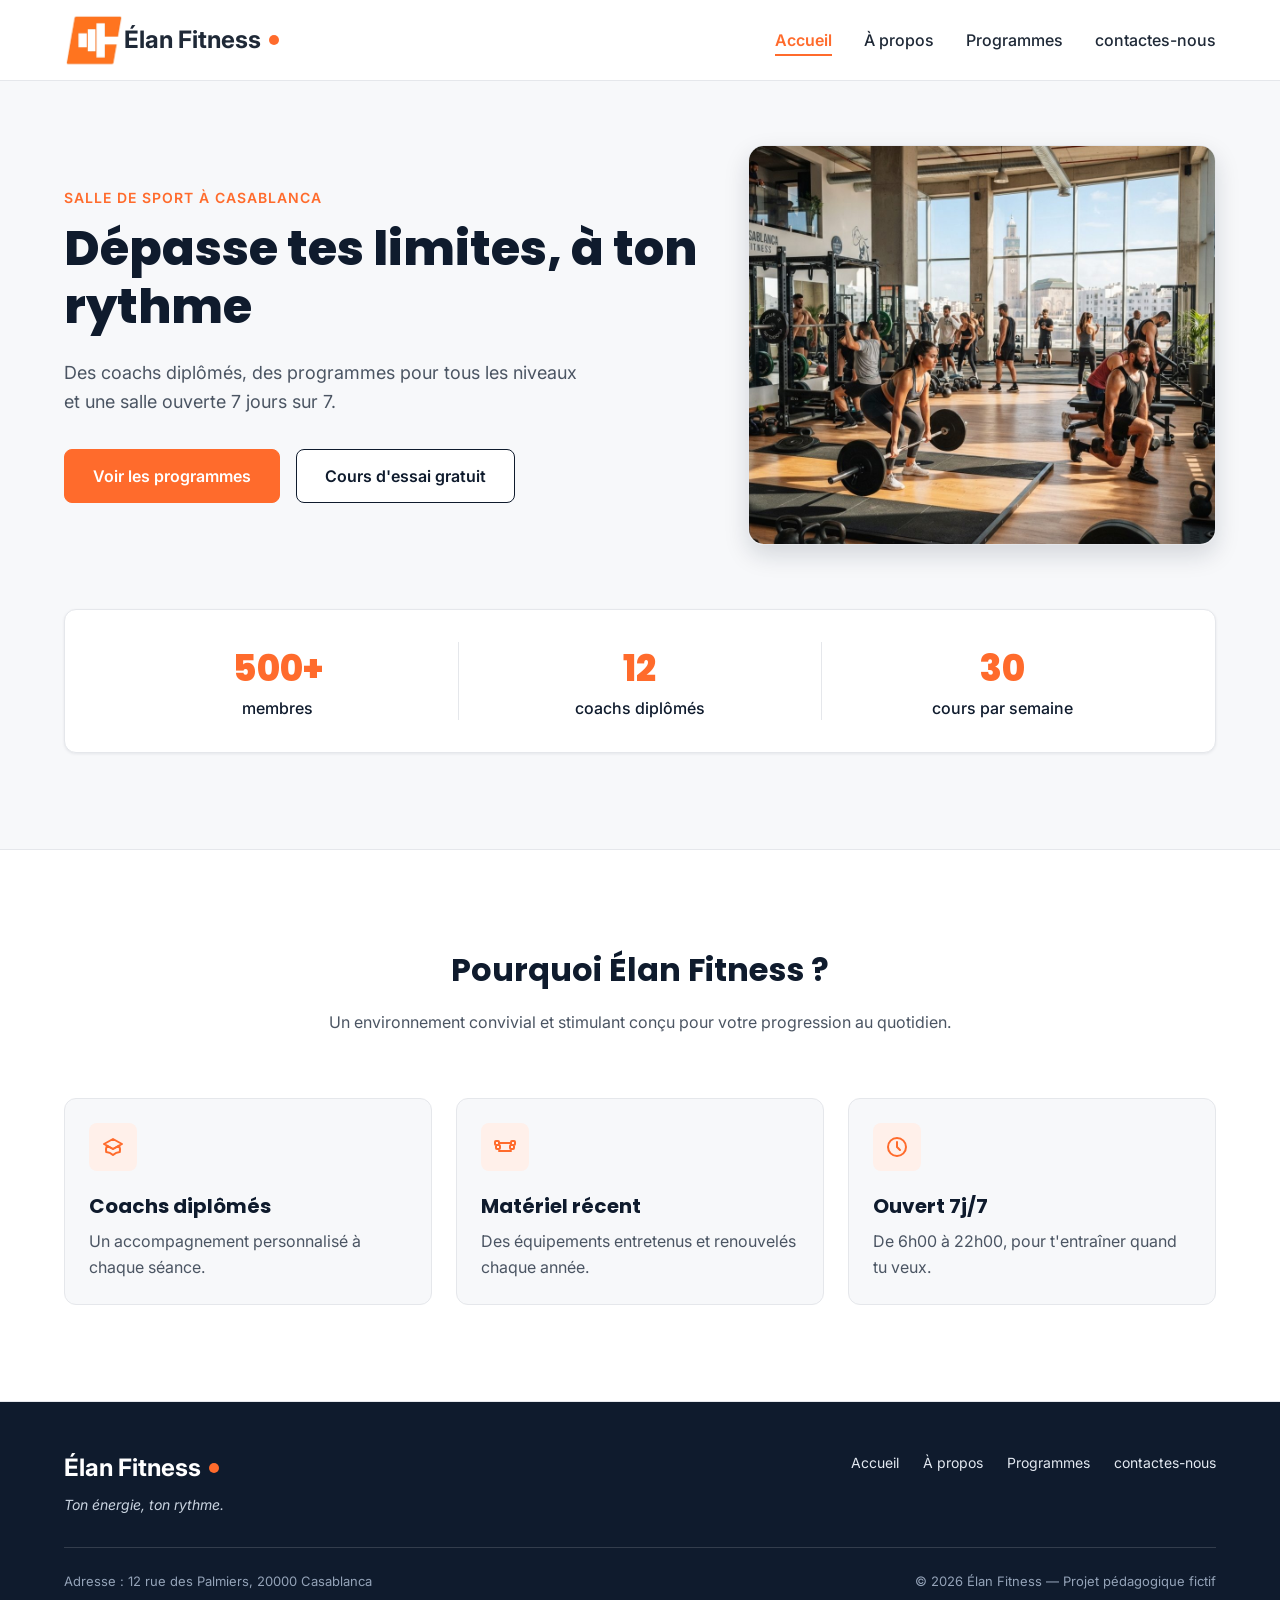
<file: index.html>
<!DOCTYPE html>
<html lang="fr">
<head>
  <meta charset="UTF-8">
  <meta name="viewport" content="width=device-width, initial-scale=1">
  <meta name="description" content="Élan Fitness, salle de sport à Casablanca : musculation, yoga, cardio et boxe fitness avec des coachs diplômés. Réservez votre cours d'essai gratuit.">
  <title>Élan Fitness | Salle de sport à Casablanca</title>
  <link rel="shortcut icon" href="/img/1-removebg-preview.png" type="image/x-icon">
  <link rel="preconnect" href="https://fonts.googleapis.com">
  <link rel="preconnect" href="https://fonts.gstatic.com" crossorigin>
  <link href="https://fonts.googleapis.com/css2?family=Inter:wght@400;500;600&family=Poppins:wght@600;700;800&display=swap" rel="stylesheet">

  <link rel="stylesheet" href="style.css">
</head>

<body>

  <header class="en-tete">
    <div class="conteneur en-tete-contenu">
      <a href="#accueil" class="logo"><img src="img/1-removebg-preview.png" alt="logo elan fitness">Élan Fitness</a>

      <nav aria-label="Navigation principale">
        <ul class="menu">
          <li><a href="#accueil" class="lien-actif">Accueil</a></li>
          <li><a href="aprops.html">À propos</a></li>
          <li><a href="programmes.html">Programmes</a></li>
          <li><a href="contacte.html">contactes-nous</a></li>
        </ul>
      </nav>
    </div>
  </header>

  <main>

    <section id="accueil" class="hero">
      <div class="conteneur">

        <div class="hero-contenu">
          <div class="hero-texte">
            <p class="sur-titre">Salle de sport à Casablanca</p>
            <h1>Dépasse tes limites, à ton rythme</h1>
            <p class="hero-description">
              Des coachs diplômés, des programmes pour tous les niveaux et une salle ouverte 7 jours sur 7.
            </p>
            <div class="boutons">
              <a href="programmes.html" class="bouton bouton-principal">Voir les programmes</a>
              <a href="#contact" class="bouton bouton-secondaire">Cours d'essai gratuit</a>
            </div>
          </div>

          <img class="hero-image" src="img/hero.jpg" alt="Des personnes s'entraînent dans une salle de sport lumineuse à Casablanca">
        </div>

        <div class="chiffres">
          <div class="chiffre">
            <p class="chiffre-nombre">500+</p>
            <p>membres</p>
          </div>
          <div class="chiffre">
            <p class="chiffre-nombre">12</p>
            <p>coachs diplômés</p>
          </div>
          <div class="chiffre">
            <p class="chiffre-nombre">30</p>
            <p>cours par semaine</p>
          </div>
        </div>

      </div>
    </section>

    <section class="section section-blanche">
      <div class="conteneur">

        <div class="section-titre">
          <h2>Pourquoi Élan Fitness ?</h2>
          <p>Un environnement convivial et stimulant conçu pour votre progression au quotidien.</p>
        </div>

        <div class="cartes">
          <article class="carte carte-avantage">
            <div class="icone"><img src="img/icone-coach.svg" alt=""></div>
            <h3>Coachs diplômés</h3>
            <p>Un accompagnement personnalisé à chaque séance.</p>
          </article>

          <article class="carte carte-avantage">
            <div class="icone"><img src="img/icone-materiel.svg" alt=""></div>
            <h3>Matériel récent</h3>
            <p>Des équipements entretenus et renouvelés chaque année.</p>
          </article>

          <article class="carte carte-avantage">
            <div class="icone"><img src="img/icone-horloge.svg" alt=""></div>
            <h3>Ouvert 7j/7</h3>
            <p>De 6h00 à 22h00, pour t'entraîner quand tu veux.</p>
          </article>
        </div>

      </div>
    </section>

  </main>

  <footer class="pied-de-page">
    <div class="conteneur">

      <div class="pied-haut">
        <div>
          <p class="logo logo-clair">Élan Fitness</p>
          <p class="slogan">Ton énergie, ton rythme.</p>
        </div>

        <nav aria-label="Navigation du pied de page">
          <ul class="menu menu-pied">
            <li><a href="#accueil">Accueil</a></li>
            <li><a href="aprops.html">À propos</a></li>
            <li><a href="programmes.html">Programmes</a></li>
            <li><a href="contacte.html">contactes-nous</a></li>
          </ul>
        </nav>
      </div>

      <div class="pied-bas">
        <p>Adresse : 12 rue des Palmiers, 20000 Casablanca</p>
        <p>&copy; 2026 Élan Fitness — Projet pédagogique fictif</p>
      </div>

    </div>
  </footer>

</body>
</html>
</file>
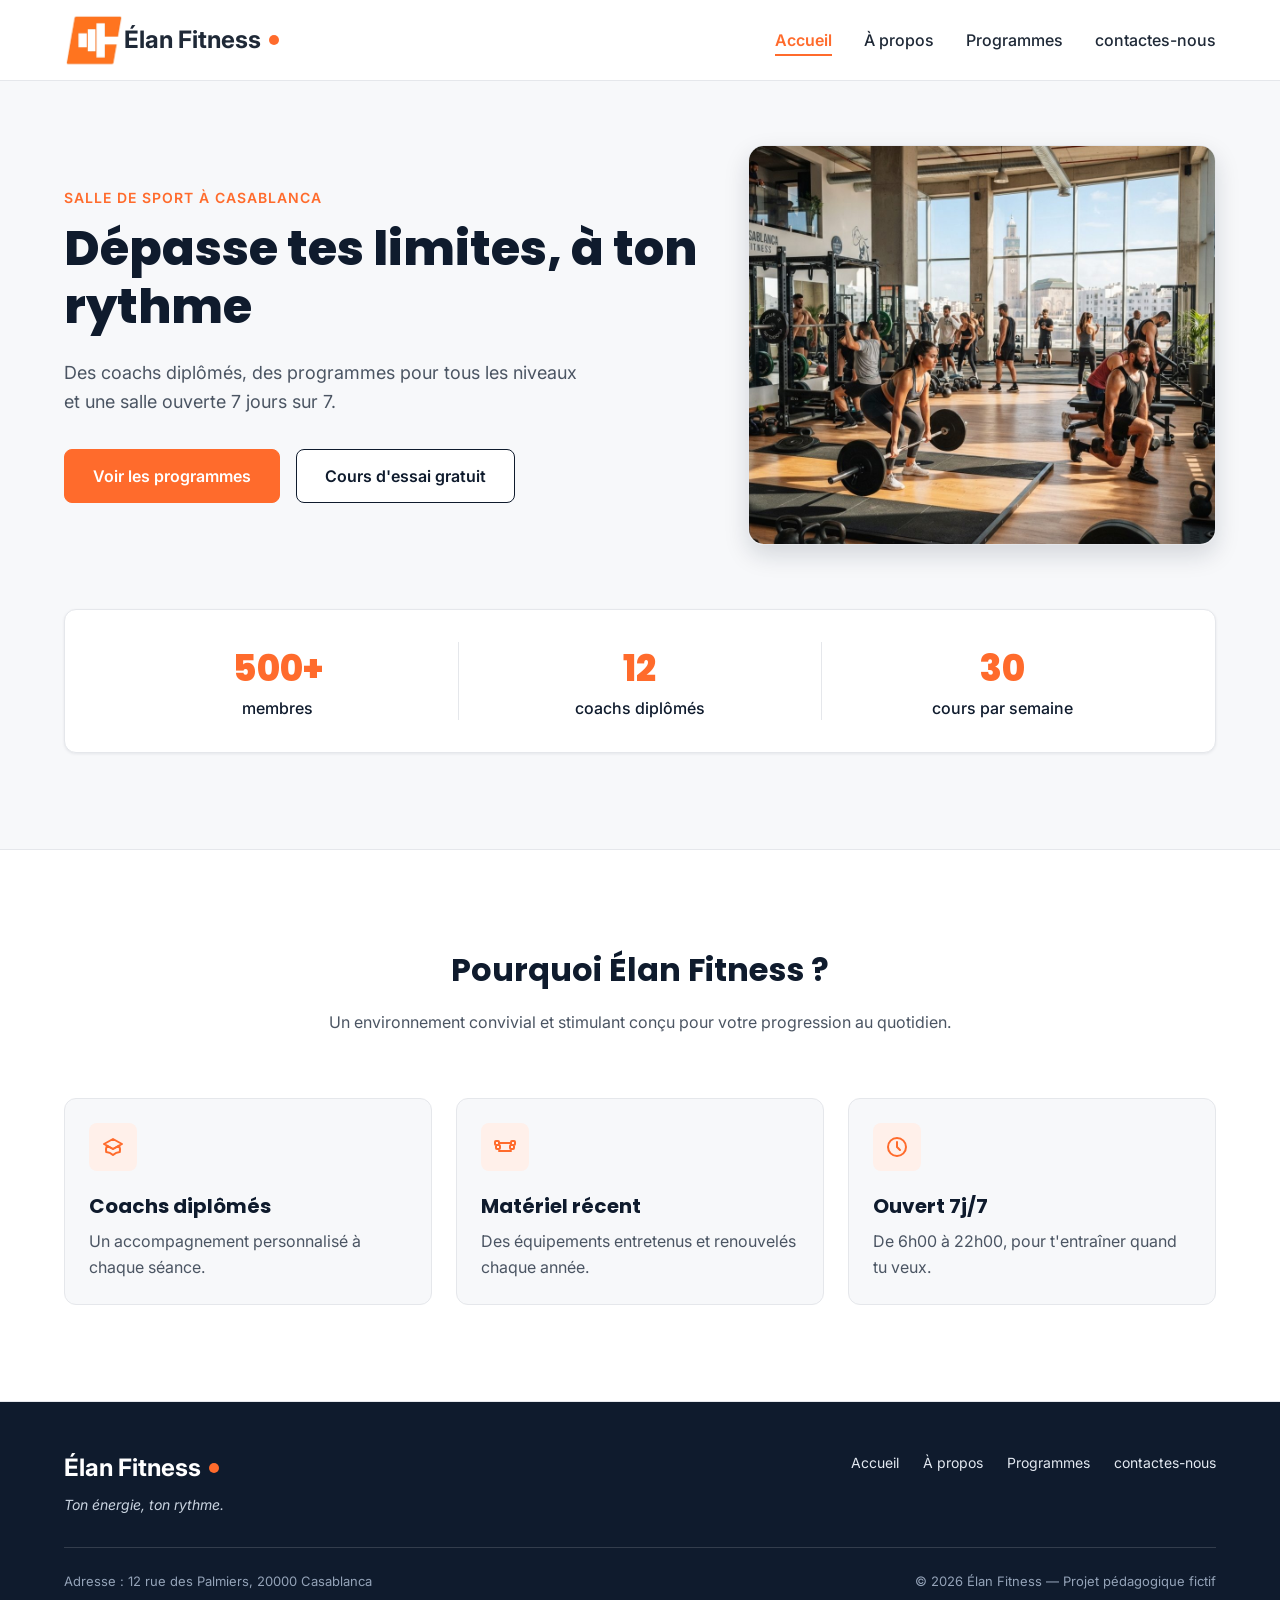
<file: elan-fitness/index.html>
<!DOCTYPE html>
<html lang="fr">
<head>
  <meta charset="UTF-8">
  <meta name="viewport" content="width=device-width, initial-scale=1">
  <meta name="description" content="Élan Fitness, salle de sport à Casablanca : musculation, yoga, cardio et boxe fitness avec des coachs diplômés. Réservez votre cours d'essai gratuit.">
  <title>Élan Fitness | Salle de sport à Casablanca</title>

  <link rel="preconnect" href="https://fonts.googleapis.com">
  <link rel="preconnect" href="https://fonts.gstatic.com" crossorigin>
  <link href="https://fonts.googleapis.com/css2?family=Inter:wght@400;500;600&family=Poppins:wght@600;700;800&display=swap" rel="stylesheet">

  <link rel="stylesheet" href="style.css">
</head>

<body>

  <header class="en-tete">
    <div class="conteneur en-tete-contenu">
      <a href="#accueil" class="logo"><img src="img/1-removebg-preview.png" alt="logo elan fitness">Élan Fitness</a>

      <nav aria-label="Navigation principale">
        <ul class="menu">
          <li><a href="#accueil" class="lien-actif">Accueil</a></li>
          <li><a href="aprops.html">À propos</a></li>
          <li><a href="programmes.html">Programmes</a></li>
          <li><a href="contacte.html">contactes-nous</a></li>
        </ul>
      </nav>
    </div>
  </header>

  <main>

    <section id="accueil" class="hero">
      <div class="conteneur">

        <div class="hero-contenu">
          <div class="hero-texte">
            <p class="sur-titre">Salle de sport à Casablanca</p>
            <h1>Dépasse tes limites, à ton rythme</h1>
            <p class="hero-description">
              Des coachs diplômés, des programmes pour tous les niveaux et une salle ouverte 7 jours sur 7.
            </p>
            <div class="boutons">
              <a href="programmes.html" class="bouton bouton-principal">Voir les programmes</a>
              <a href="#contact" class="bouton bouton-secondaire">Cours d'essai gratuit</a>
            </div>
          </div>

          <img class="hero-image" src="img/hero.jpg" alt="Des personnes s'entraînent dans une salle de sport lumineuse à Casablanca">
        </div>

        <div class="chiffres">
          <div class="chiffre">
            <p class="chiffre-nombre">500+</p>
            <p>membres</p>
          </div>
          <div class="chiffre">
            <p class="chiffre-nombre">12</p>
            <p>coachs diplômés</p>
          </div>
          <div class="chiffre">
            <p class="chiffre-nombre">30</p>
            <p>cours par semaine</p>
          </div>
        </div>

      </div>
    </section>

    <section class="section section-blanche">
      <div class="conteneur">

        <div class="section-titre">
          <h2>Pourquoi Élan Fitness ?</h2>
          <p>Un environnement convivial et stimulant conçu pour votre progression au quotidien.</p>
        </div>

        <div class="cartes">
          <article class="carte carte-avantage">
            <div class="icone"><img src="img/icone-coach.svg" alt=""></div>
            <h3>Coachs diplômés</h3>
            <p>Un accompagnement personnalisé à chaque séance.</p>
          </article>

          <article class="carte carte-avantage">
            <div class="icone"><img src="img/icone-materiel.svg" alt=""></div>
            <h3>Matériel récent</h3>
            <p>Des équipements entretenus et renouvelés chaque année.</p>
          </article>

          <article class="carte carte-avantage">
            <div class="icone"><img src="img/icone-horloge.svg" alt=""></div>
            <h3>Ouvert 7j/7</h3>
            <p>De 6h00 à 22h00, pour t'entraîner quand tu veux.</p>
          </article>
        </div>

      </div>
    </section>

  </main>

  <footer class="pied-de-page">
    <div class="conteneur">

      <div class="pied-haut">
        <div>
          <p class="logo logo-clair">Élan Fitness</p>
          <p class="slogan">Ton énergie, ton rythme.</p>
        </div>

        <nav aria-label="Navigation du pied de page">
          <ul class="menu menu-pied">
            <li><a href="#accueil">Accueil</a></li>
            <li><a href="aprops.html">À propos</a></li>
            <li><a href="programmes.html">Programmes</a></li>
            <li><a href="contacte.html">contactes-nous</a></li>
          </ul>
        </nav>
      </div>

      <div class="pied-bas">
        <p>Adresse : 12 rue des Palmiers, 20000 Casablanca</p>
        <p>&copy; 2026 Élan Fitness — Projet pédagogique fictif</p>
      </div>

    </div>
  </footer>

</body>
</html>
</file>
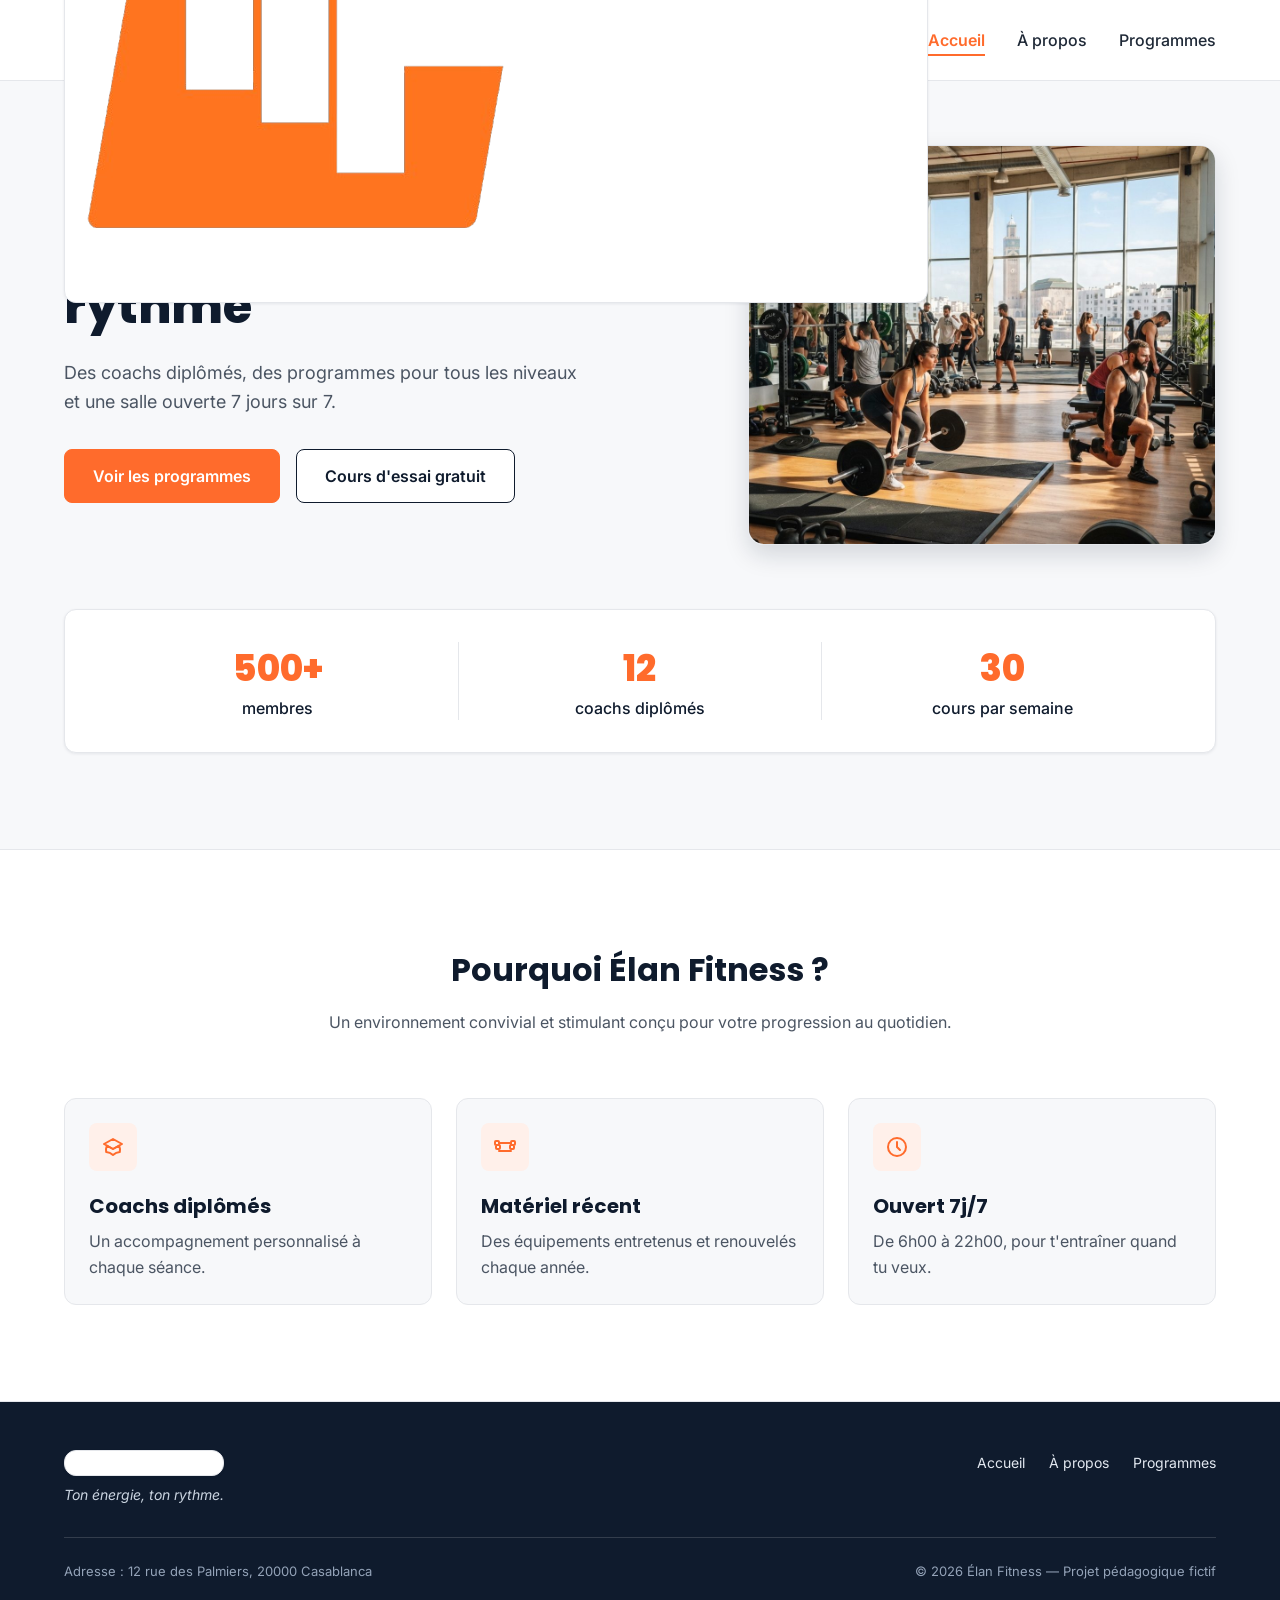
<file: Desktop/elan-fitness/index.html>
<!DOCTYPE html>
<html lang="fr">
<head>
  <meta charset="UTF-8">
  <meta name="viewport" content="width=device-width, initial-scale=1">
  <meta name="description" content="Élan Fitness, salle de sport à Casablanca : musculation, yoga, cardio et boxe fitness avec des coachs diplômés. Réservez votre cours d'essai gratuit.">
  <title>Élan Fitness | Salle de sport à Casablanca</title>

  <link rel="preconnect" href="https://fonts.googleapis.com">
  <link rel="preconnect" href="https://fonts.gstatic.com" crossorigin>
  <link href="https://fonts.googleapis.com/css2?family=Inter:wght@400;500;600&family=Poppins:wght@600;700;800&display=swap" rel="stylesheet">

  <link rel="stylesheet" href="style.css">
</head>

<body>

  <header class="en-tete">
    <div class="conteneur en-tete-contenu">
      <a href="#accueil" class="logo"><img src="/img/1-removebg-preview.png" alt=""></a>

      <nav aria-label="Navigation principale">
        <ul class="menu">
          <li><a href="#index" class="lien-actif">Accueil</a></li>
          <li><a href="aprops.html">À propos</a></li>
          <li><a href="programmes.html">Programmes</a></li>
        </ul>
      </nav>
    </div>
  </header>

  <main>

    <section id="accueil" class="hero">
      <div class="conteneur">

        <div class="hero-contenu">
          <div class="hero-texte">
            <p class="sur-titre">Salle de sport à Casablanca</p>
            <h1>Dépasse tes limites, à ton rythme</h1>
            <p class="hero-description">
              Des coachs diplômés, des programmes pour tous les niveaux et une salle ouverte 7 jours sur 7.
            </p>
            <div class="boutons">
              <a href="programmes.html" class="bouton bouton-principal">Voir les programmes</a>
              <a href="#contact" class="bouton bouton-secondaire">Cours d'essai gratuit</a>
            </div>
          </div>

          <img class="hero-image" src="img/hero.jpg" alt="Des personnes s'entraînent dans une salle de sport lumineuse à Casablanca">
        </div>

        <div class="chiffres">
          <div class="chiffre">
            <p class="chiffre-nombre">500+</p>
            <p>membres</p>
          </div>
          <div class="chiffre">
            <p class="chiffre-nombre">12</p>
            <p>coachs diplômés</p>
          </div>
          <div class="chiffre">
            <p class="chiffre-nombre">30</p>
            <p>cours par semaine</p>
          </div>
        </div>

      </div>
    </section>

    <section class="section section-blanche">
      <div class="conteneur">

        <div class="section-titre">
          <h2>Pourquoi Élan Fitness ?</h2>
          <p>Un environnement convivial et stimulant conçu pour votre progression au quotidien.</p>
        </div>

        <div class="cartes">
          <article class="carte carte-avantage">
            <div class="icone"><img src="img/icone-coach.svg" alt=""></div>
            <h3>Coachs diplômés</h3>
            <p>Un accompagnement personnalisé à chaque séance.</p>
          </article>

          <article class="carte carte-avantage">
            <div class="icone"><img src="img/icone-materiel.svg" alt=""></div>
            <h3>Matériel récent</h3>
            <p>Des équipements entretenus et renouvelés chaque année.</p>
          </article>

          <article class="carte carte-avantage">
            <div class="icone"><img src="img/icone-horloge.svg" alt=""></div>
            <h3>Ouvert 7j/7</h3>
            <p>De 6h00 à 22h00, pour t'entraîner quand tu veux.</p>
          </article>
        </div>

      </div>
    </section>

  </main>

  <footer class="pied-de-page">
    <div class="conteneur">

      <div class="pied-haut">
        <div>
          <p class="logo logo-clair">Élan Fitness</p>
          <p class="slogan">Ton énergie, ton rythme.</p>
        </div>

        <nav aria-label="Navigation du pied de page">
          <ul class="menu menu-pied">
            <li><a href="#accueil">Accueil</a></li>
            <li><a href="aprops.html">À propos</a></li>
            <li><a href="programmes.html">Programmes</a></li>
          </ul>
        </nav>
      </div>

      <div class="pied-bas">
        <p>Adresse : 12 rue des Palmiers, 20000 Casablanca</p>
        <p>&copy; 2026 Élan Fitness — Projet pédagogique fictif</p>
      </div>

    </div>
  </footer>

</body>
</html>
</file>
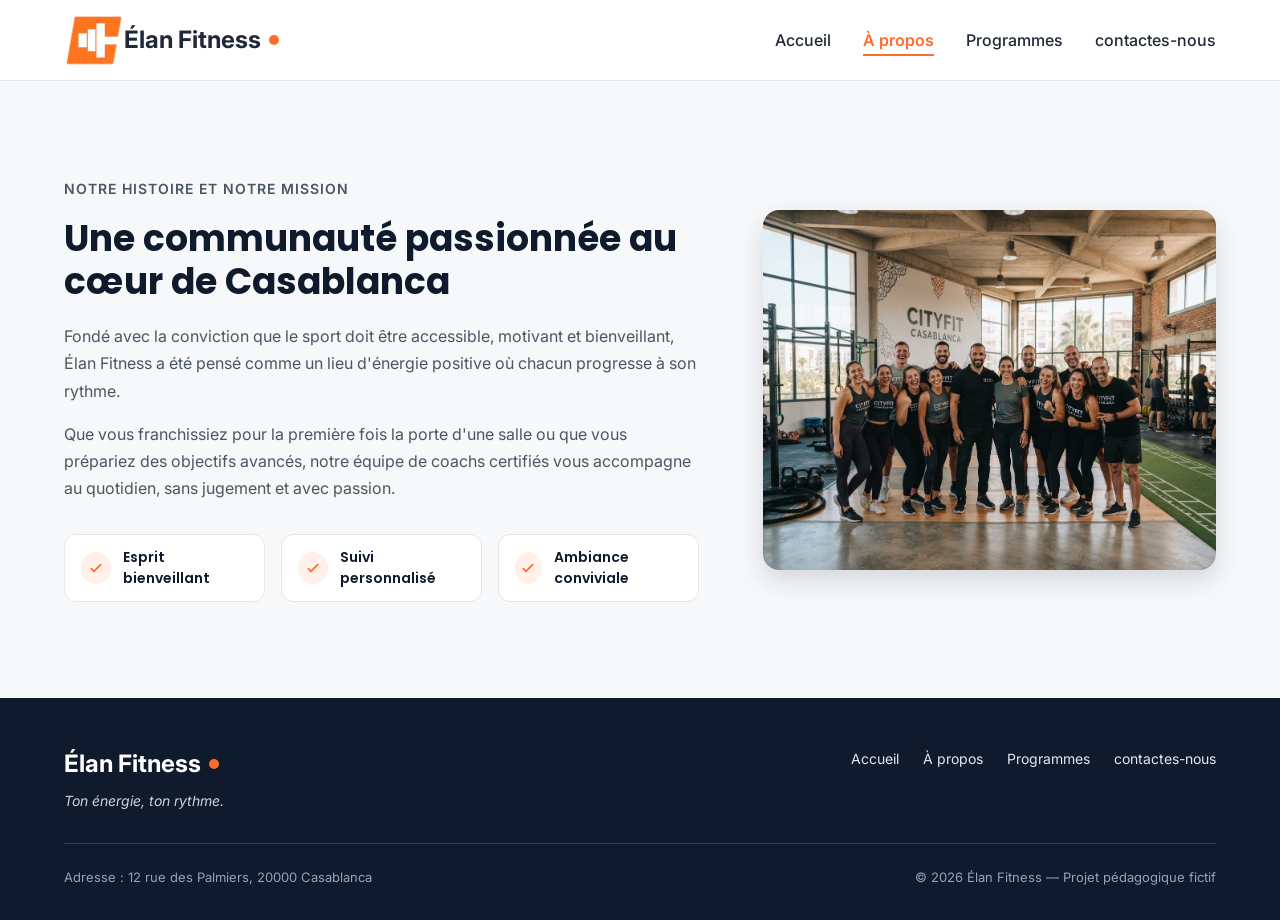
<file: aprops.html>
<!DOCTYPE html>
<html lang="fr">
<head>
  <meta charset="UTF-8">
  <meta name="viewport" content="width=device-width, initial-scale=1">
  <meta name="description" content="Élan Fitness, salle de sport à Casablanca : musculation, yoga, cardio et boxe fitness avec des coachs diplômés. Réservez votre cours d'essai gratuit.">
  <title>Élan Fitness | Salle de sport à Casablanca</title>
  <link rel="shortcut icon" href="/img/1-removebg-preview.png" type="image/x-icon">
  <link rel="preconnect" href="https://fonts.googleapis.com">
  <link rel="preconnect" href="https://fonts.gstatic.com" crossorigin>
  <link href="https://fonts.googleapis.com/css2?family=Inter:wght@400;500;600&family=Poppins:wght@600;700;800&display=swap" rel="stylesheet">

  <link rel="stylesheet" href="style.css">
</head>

<body>

 <header class="en-tete">
    <div class="conteneur en-tete-contenu">
      <a href="#aprops" class="logo"><img src="img/1-removebg-preview.png" alt="logo elan fitness">Élan Fitness</a>

      <nav aria-label="Navigation principale">
        <ul class="menu">
          <li><a href="index.html" >Accueil</a></li>
          <li><a href="#aprops" class="lien-actif" >À propos</a></li>
          <li><a href="programmes.html">Programmes</a></li>
          <li><a href="contacte.html">contactes-nous</a></li>
        </ul>
      </nav>
    </div>
  </header>

        <section id="a-propos" class="section">
      <div class="conteneur apropos-contenu">

        <div class="apropos-texte">
          <p class="sur-titre">Notre histoire et notre mission</p>
          <h2>Une communauté passionnée au cœur de Casablanca</h2>
          <p>
            Fondé avec la conviction que le sport doit être accessible, motivant et bienveillant,
            Élan Fitness a été pensé comme un lieu d'énergie positive où chacun progresse à son rythme.
          </p>
          <p>
            Que vous franchissiez pour la première fois la porte d'une salle ou que vous prépariez des
            objectifs avancés, notre équipe de coachs certifiés vous accompagne au quotidien, sans
            jugement et avec passion.
          </p>

          <ul class="valeurs">
            <li class="valeur">
              <div class="icone icone-petite"><img src="img/icone-check.svg" alt=""></div>
              <span>Esprit bienveillant</span>
            </li>
            <li class="valeur">
              <div class="icone icone-petite"><img src="img/icone-check.svg" alt=""></div>
              <span>Suivi personnalisé</span>
            </li>
            <li class="valeur">
              <div class="icone icone-petite"><img src="img/icone-check.svg" alt=""></div>
              <span>Ambiance conviviale</span>
            </li>
          </ul>
        </div>

        <img class="apropos-image" src="img/equipe.jpg" alt="L'équipe de coachs d'Élan Fitness réunie dans la salle">

      </div>
    </section>
 <footer class="pied-de-page">
    <div class="conteneur">

      <div class="pied-haut">
        <div>
          <p class="logo logo-clair">Élan Fitness</p>
          <p class="slogan">Ton énergie, ton rythme.</p>
        </div>

        <nav aria-label="Navigation du pied de page">
          <ul class="menu menu-pied">
            <li><a href="index.html">Accueil</a></li>
            <li><a href="#a-propos">À propos</a></li>
            <li><a href="programmes.html">Programmes</a></li>
            <li><a href="contacte.html">contactes-nous</a></li>
          </ul>
        </nav>
      </div>

      <div class="pied-bas">
        <p>Adresse : 12 rue des Palmiers, 20000 Casablanca</p>
        <p>&copy; 2026 Élan Fitness — Projet pédagogique fictif</p>
      </div>

    </div>
  </footer>

</body>
</html>
</file>
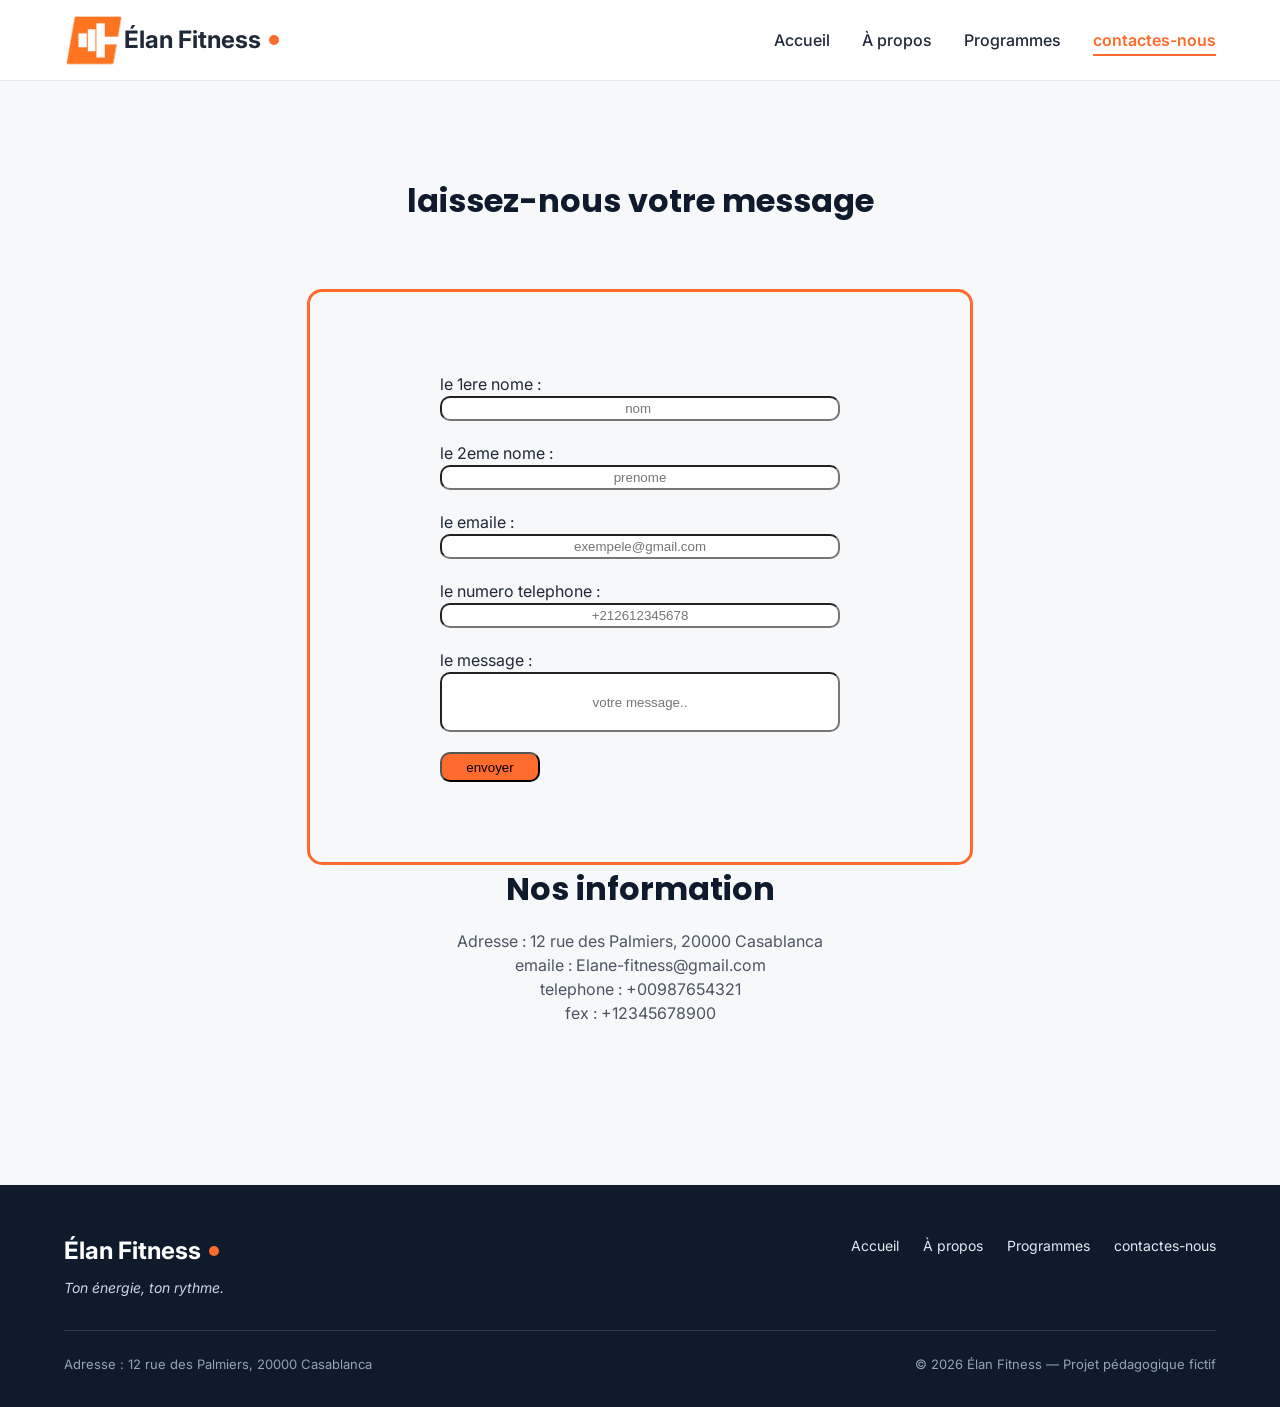
<file: contacte.html>
<!DOCTYPE html>
<html lang="fr">
<head>
  <meta charset="UTF-8">
  <meta name="viewport" content="width=device-width, initial-scale=1">
  <meta name="description" content="Élan Fitness, salle de sport à Casablanca : musculation, yoga, cardio et boxe fitness avec des coachs diplômés. Réservez votre cours d'essai gratuit.">
  <title>Élan Fitness | Salle de sport à Casablanca</title>    <link rel="shortcut icon" href="/img/1-removebg-preview.png" type="image/x-icon">
  <link rel="preconnect" href="https://fonts.googleapis.com">
  <link rel="preconnect" href="https://fonts.gstatic.com" crossorigin>
  <link href="https://fonts.googleapis.com/css2?family=Inter:wght@400;500;600&family=Poppins:wght@600;700;800&display=swap" rel="stylesheet">

  <link rel="stylesheet" href="style.css">
  <link rel="stylesheet" href="concacte.css">

</head>

 <body>

  <header class="en-tete">
    <div class="conteneur en-tete-contenu">
      <a href="#accueil" class="logo"><img src="img/1-removebg-preview.png" alt="logo elan fitness">Élan Fitness</a>

      <nav aria-label="Navigation principale">
        <ul class="menu">
          <li><a href="index.html" >Accueil</a></li>
          <li><a href="aprops.html">À propos</a></li>
          <li><a href="programmes.html">Programmes</a></li>
          <li><a href="#contacte.html" class="lien-actif">contactes-nous</a></li>
        </ul>
      </nav>
    </div>
  </header>

  <section id="programmes" class="section">
      <div class="conteneur">

        <div class="section-titre">
          <h2> laissez-nous votre message </h2>
        </div>

        <div class="cartes">
          <div class="conta">
            <div class="cont">
              <Label for="nom">le 1ere nome : </Label>
              <input type="text"  id="nom" placeholder="nom ">
              <Label for="prenom">le 2eme nome : </Label>
              <input type="text"  placeholder="prenome">
              <Label for="email">le emaile : </Label>
              <input type="text"  placeholder="exempele@gmail.com" >
              <Label for="tele">le numero telephone : </Label>
              <input type="test"  placeholder="+212612345678">
              <Label for="messag">le message  : </Label>
              <input type="text"  id="messag" placeholder="votre message..">
              <button>envoyer</button>
            </div>
          </div>
        </div>
      <div class="section-titre">
        <p>  </p>
          <h2>Nos information </h2>
          <p>Adresse : 12 rue des Palmiers, 20000 Casablanca</p>
          <p>emaile    : Elane-fitness@gmail.com</p>
          <p>telephone : +00987654321 </p>
          <P>fex       : +12345678900</P>
          
        </div>
      <!--<div class="inf">
      <div class="info">
            <p><h2>les information sur nous </h2><br></b>
            <p>Des abonnements flexibles adaptés à vos envies et objectifs</p>
      </div>-->
      </div>
      </div>
    </section>
<footer class="pied-de-page">
    <div class="conteneur">

      <div class="pied-haut">
        <div>
          <p class="logo logo-clair">Élan Fitness</p>
          <p class="slogan">Ton énergie, ton rythme.</p>
        </div>

        <nav aria-label="Navigation du pied de page">
          <ul class="menu menu-pied">
            <li><a href="index.html">Accueil</a></li>
            <li><a href="aprops.html">À propos</a></li>
            <li><a href="programmes.html">Programmes</a></li>
            <li><a href="#contacte.html">contactes-nous</a></li>
          </ul>
        </nav>
      </div>

      <div class="pied-bas">
        <p>Adresse : 12 rue des Palmiers, 20000 Casablanca</p>
        <p>&copy; 2026 Élan Fitness — Projet pédagogique fictif</p>
      </div>

    </div>
  </footer>
    
</body>
</html>
</file>
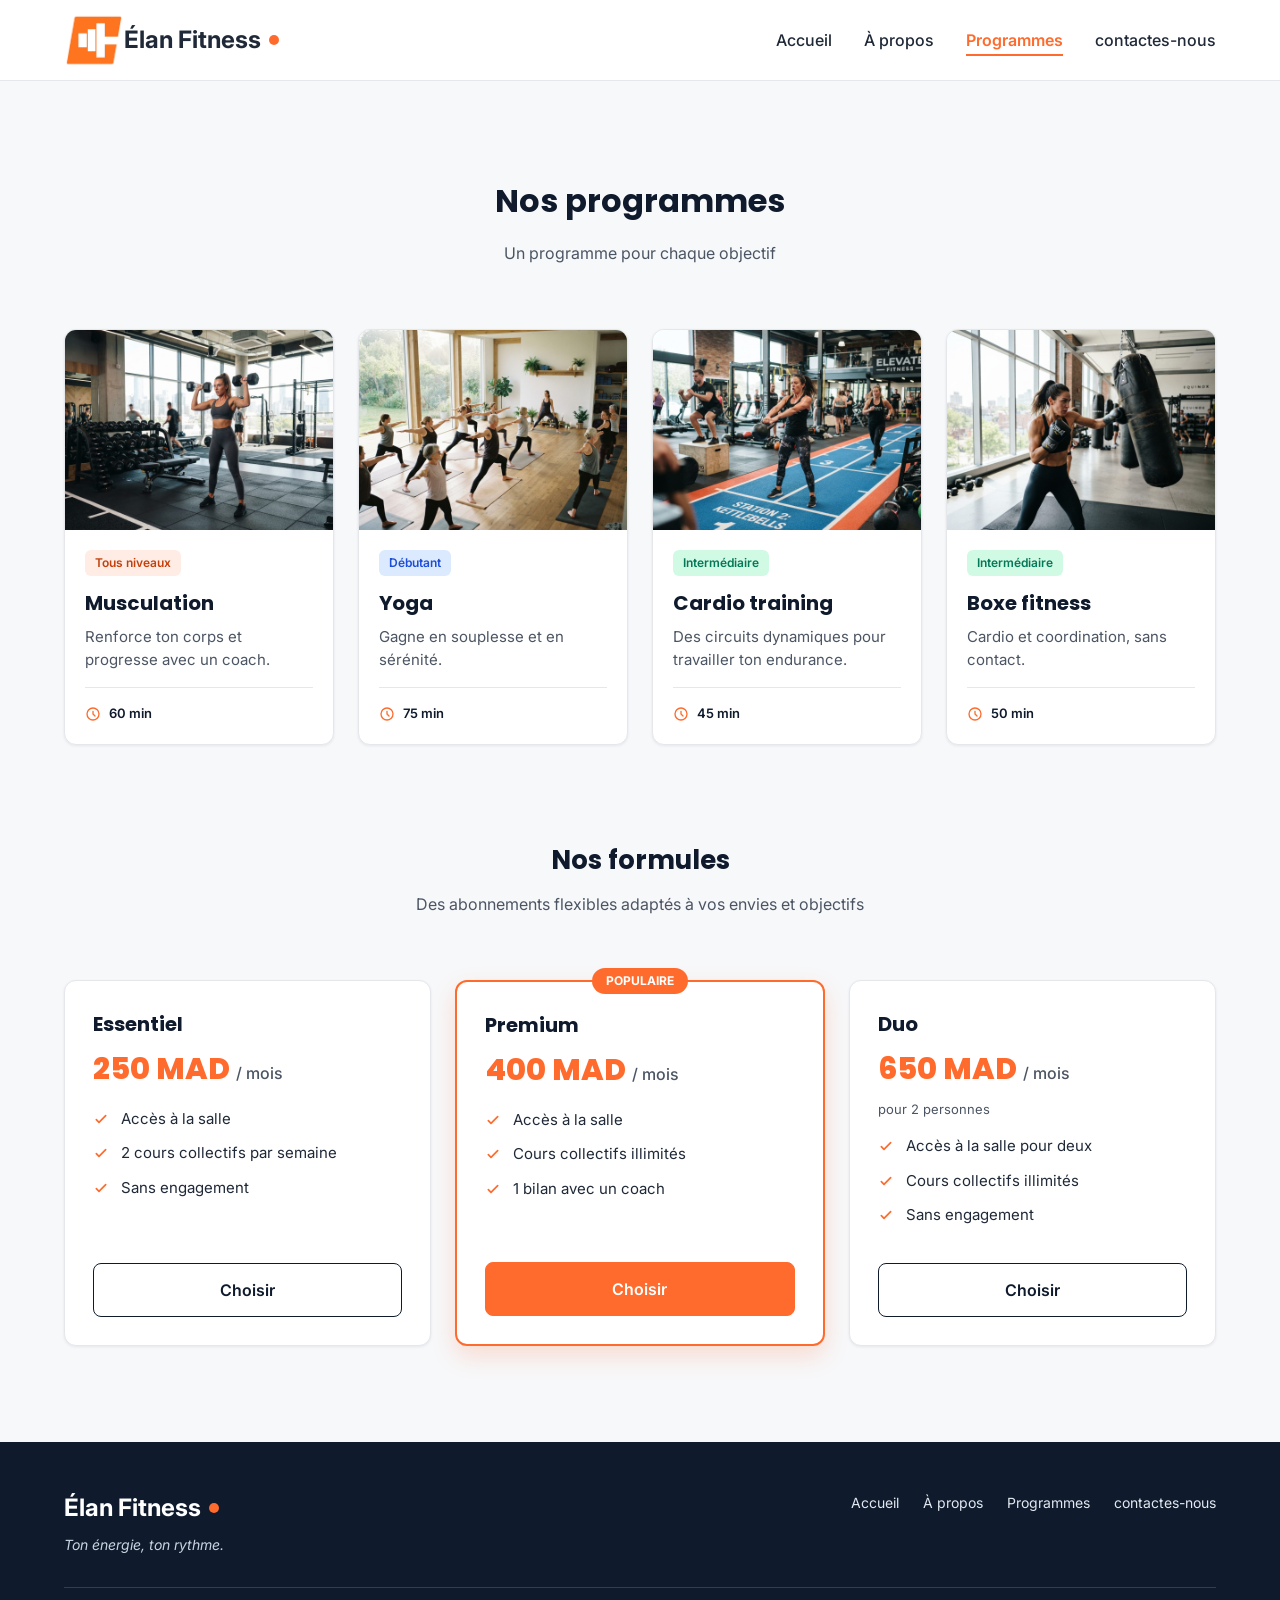
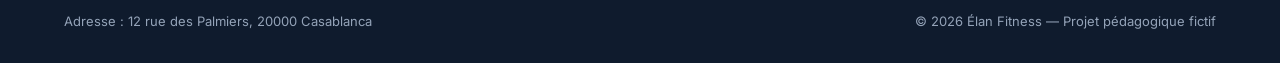
<file: programmes.html>
<!DOCTYPE html>
<html lang="fr">
<head>
  <meta charset="UTF-8">
  <meta name="viewport" content="width=device-width, initial-scale=1">
  <meta name="description" content="Élan Fitness, salle de sport à Casablanca : musculation, yoga, cardio et boxe fitness avec des coachs diplômés. Réservez votre cours d'essai gratuit.">
  <title>Élan Fitness | Salle de sport à Casablanca</title>

  <link rel="preconnect" href="https://fonts.googleapis.com">
  <link rel="preconnect" href="https://fonts.gstatic.com" crossorigin>
  <link href="https://fonts.googleapis.com/css2?family=Inter:wght@400;500;600&family=Poppins:wght@600;700;800&display=swap" rel="stylesheet">

  <link rel="stylesheet" href="style.css">
</head>

    <body>

<header class="en-tete">
    <div class="conteneur en-tete-contenu">
      <a href="#programmes" class="logo"><img src="img/1-removebg-preview.png" alt="logo elan fitness">Élan Fitness</a>

      <nav aria-label="Navigation principale">
        <ul class="menu">
          <li><a href="index.html" >Accueil</a></li>
          <li><a href="aprops.html">À propos</a></li>
          <li><a href="#programmes" class="lien-actif" >Programmes</a></li>
          <li><a href="contacte.html">contactes-nous</a></li>
        </ul>
      </nav>
    </div>
  </header>

    <section id="programmes" class="section">
      <div class="conteneur">

        <div class="section-titre">
          <h2>Nos programmes</h2>
          <p>Un programme pour chaque objectif</p>
        </div>

        <div class="cartes">

          <article class="carte carte-programme">
            <img src="img/musculation.jpg" alt="Une sportive soulève des haltères dans l'espace musculation">
            <div class="programme-corps">
              <span class="etiquette etiquette-orange">Tous niveaux</span>
              <h3>Musculation</h3>
              <p>Renforce ton corps et progresse avec un coach.</p>
              <p class="duree"><img src="img/icone-duree.svg" alt="">60 min</p>
            </div>
          </article>

          <article class="carte carte-programme">
            <img src="img/yoga.jpg" alt="Un groupe pratique le yoga sur des tapis dans une salle lumineuse">
            <div class="programme-corps">
              <span class="etiquette etiquette-bleue">Débutant</span>
              <h3>Yoga</h3>
              <p>Gagne en souplesse et en sérénité.</p>
              <p class="duree"><img src="img/icone-duree.svg" alt="">75 min</p>
            </div>
          </article>

          <article class="carte carte-programme">
            <img src="img/cardio.jpg" alt="Des sportifs suivent un circuit de cardio training avec des kettlebells">
            <div class="programme-corps">
              <span class="etiquette etiquette-verte">Intermédiaire</span>
              <h3>Cardio training</h3>
              <p>Des circuits dynamiques pour travailler ton endurance.</p>
              <p class="duree"><img src="img/icone-duree.svg" alt="">45 min</p>
            </div>
          </article>

          <article class="carte carte-programme">
            <img src="img/boxe.jpg" alt="Une sportive frappe un sac de frappe pendant un cours de boxe fitness">
            <div class="programme-corps">
              <span class="etiquette etiquette-verte">Intermédiaire</span>
              <h3>Boxe fitness</h3>
              <p>Cardio et coordination, sans contact.</p>
              <p class="duree"><img src="img/icone-duree.svg" alt="">50 min</p>
            </div>
          </article>

        </div>

        <div class="formules">

          <div class="section-titre">
            <h3>Nos formules</h3>
            <p>Des abonnements flexibles adaptés à vos envies et objectifs</p>
          </div>

          <div class="cartes">

            <article class="carte formule">
              <h4>Essentiel</h4>
              <p class="prix">250 MAD <span>/ mois</span></p>
              <ul class="formule-liste">
                <li>Accès à la salle</li>
                <li>2 cours collectifs par semaine</li>
                <li>Sans engagement</li>
              </ul>
              <a href="#contact" class="bouton bouton-secondaire">Choisir</a>
            </article>

            <article class="carte formule formule-populaire">
              <p class="badge-populaire">Populaire</p>
              <h4>Premium</h4>
              <p class="prix">400 MAD <span>/ mois</span></p>
              <ul class="formule-liste">
                <li>Accès à la salle</li>
                <li>Cours collectifs illimités</li>
                <li>1 bilan avec un coach</li>
              </ul>
              <a href="#contact" class="bouton bouton-principal">Choisir</a>
            </article>

            <article class="carte formule">
              <h4>Duo</h4>
              <p class="prix">650 MAD <span>/ mois</span></p>
              <p class="prix-note">pour 2 personnes</p>
              <ul class="formule-liste">
                <li>Accès à la salle pour deux</li>
                <li>Cours collectifs illimités</li>
                <li>Sans engagement</li>
              </ul>
              <a href="#contact" class="bouton bouton-secondaire">Choisir</a>
            </article>

          </div>
        </div>

      </div>
    </section>
    <footer class="pied-de-page">
    <div class="conteneur">

      <div class="pied-haut">
        <div>
          <p class="logo logo-clair">Élan Fitness</p>
          <p class="slogan">Ton énergie, ton rythme.</p>
        </div>

        <nav aria-label="Navigation du pied de page">
          <ul class="menu menu-pied">
            <li><a href="index.html">Accueil</a></li>
            <li><a href="aprops.html">À propos</a></li>
            <li><a href="#programmes">Programmes</a></li>
            <li><a href="contacte.html">contactes-nous</a></li>
          </ul>
        </nav>
      </div>

      <div class="pied-bas">
        <p>Adresse : 12 rue des Palmiers, 20000 Casablanca</p>
        <p>&copy; 2026 Élan Fitness — Projet pédagogique fictif</p>
      </div>

    </div>
  </footer>

    </body>
</html>
</file>
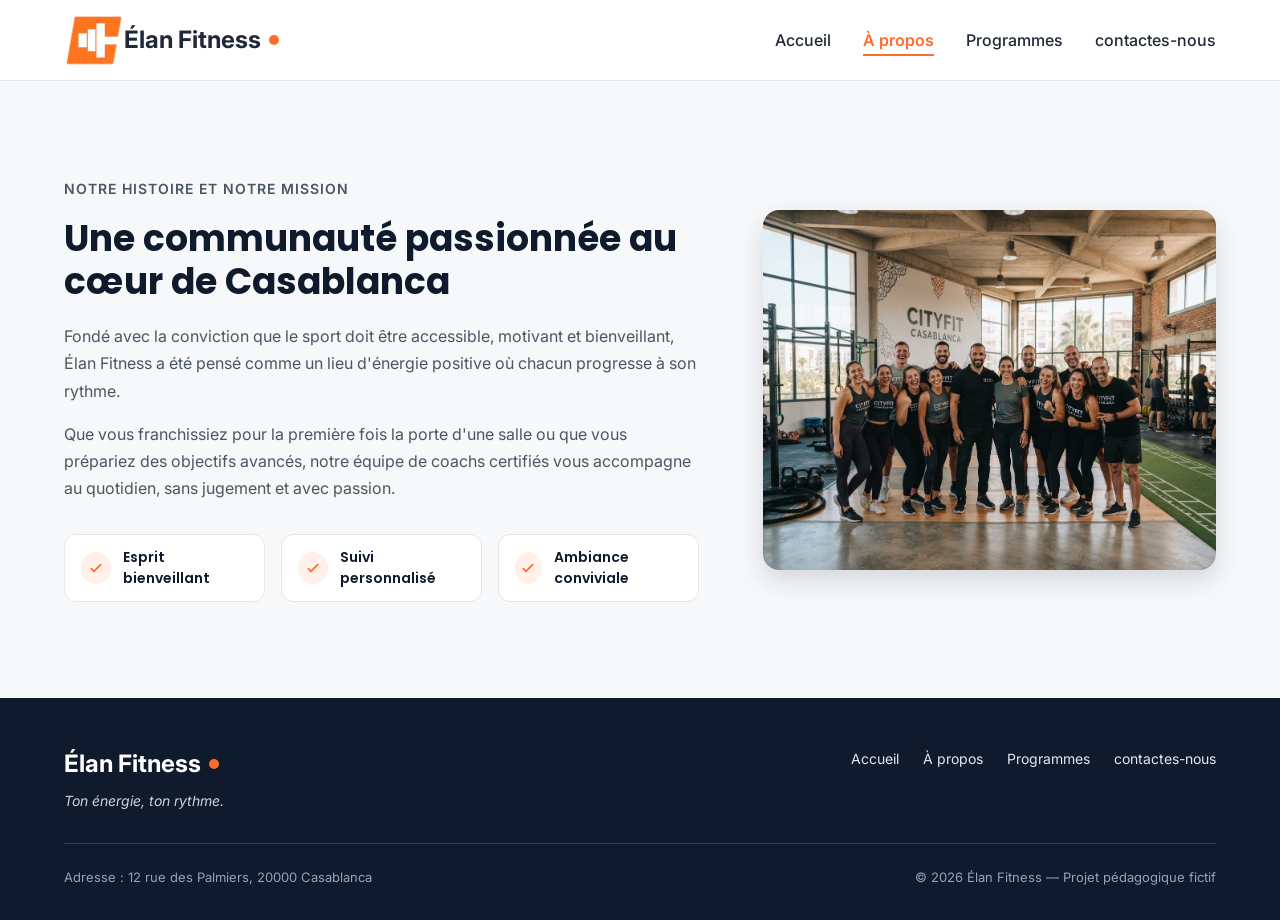
<file: elan-fitness/aprops.html>
<!DOCTYPE html>
<html lang="fr">
<head>
  <meta charset="UTF-8">
  <meta name="viewport" content="width=device-width, initial-scale=1">
  <meta name="description" content="Élan Fitness, salle de sport à Casablanca : musculation, yoga, cardio et boxe fitness avec des coachs diplômés. Réservez votre cours d'essai gratuit.">
  <title>Élan Fitness | Salle de sport à Casablanca</title>

  <link rel="preconnect" href="https://fonts.googleapis.com">
  <link rel="preconnect" href="https://fonts.gstatic.com" crossorigin>
  <link href="https://fonts.googleapis.com/css2?family=Inter:wght@400;500;600&family=Poppins:wght@600;700;800&display=swap" rel="stylesheet">

  <link rel="stylesheet" href="style.css">
</head>

<body>

 <header class="en-tete">
    <div class="conteneur en-tete-contenu">
      <a href="#aprops" class="logo"><img src="img/1-removebg-preview.png" alt="logo elan fitness">Élan Fitness</a>

      <nav aria-label="Navigation principale">
        <ul class="menu">
          <li><a href="index.html" >Accueil</a></li>
          <li><a href="#aprops" class="lien-actif" >À propos</a></li>
          <li><a href="programmes.html">Programmes</a></li>
          <li><a href="contacte.html">contactes-nous</a></li>
        </ul>
      </nav>
    </div>
  </header>

        <section id="a-propos" class="section">
      <div class="conteneur apropos-contenu">

        <div class="apropos-texte">
          <p class="sur-titre">Notre histoire et notre mission</p>
          <h2>Une communauté passionnée au cœur de Casablanca</h2>
          <p>
            Fondé avec la conviction que le sport doit être accessible, motivant et bienveillant,
            Élan Fitness a été pensé comme un lieu d'énergie positive où chacun progresse à son rythme.
          </p>
          <p>
            Que vous franchissiez pour la première fois la porte d'une salle ou que vous prépariez des
            objectifs avancés, notre équipe de coachs certifiés vous accompagne au quotidien, sans
            jugement et avec passion.
          </p>

          <ul class="valeurs">
            <li class="valeur">
              <div class="icone icone-petite"><img src="img/icone-check.svg" alt=""></div>
              <span>Esprit bienveillant</span>
            </li>
            <li class="valeur">
              <div class="icone icone-petite"><img src="img/icone-check.svg" alt=""></div>
              <span>Suivi personnalisé</span>
            </li>
            <li class="valeur">
              <div class="icone icone-petite"><img src="img/icone-check.svg" alt=""></div>
              <span>Ambiance conviviale</span>
            </li>
          </ul>
        </div>

        <img class="apropos-image" src="img/equipe.jpg" alt="L'équipe de coachs d'Élan Fitness réunie dans la salle">

      </div>
    </section>
 <footer class="pied-de-page">
    <div class="conteneur">

      <div class="pied-haut">
        <div>
          <p class="logo logo-clair">Élan Fitness</p>
          <p class="slogan">Ton énergie, ton rythme.</p>
        </div>

        <nav aria-label="Navigation du pied de page">
          <ul class="menu menu-pied">
            <li><a href="index.html">Accueil</a></li>
            <li><a href="#a-propos">À propos</a></li>
            <li><a href="programmes.html">Programmes</a></li>
            <li><a href="contacte.html">contactes-nous</a></li>
          </ul>
        </nav>
      </div>

      <div class="pied-bas">
        <p>Adresse : 12 rue des Palmiers, 20000 Casablanca</p>
        <p>&copy; 2026 Élan Fitness — Projet pédagogique fictif</p>
      </div>

    </div>
  </footer>

</body>
</html>
</file>
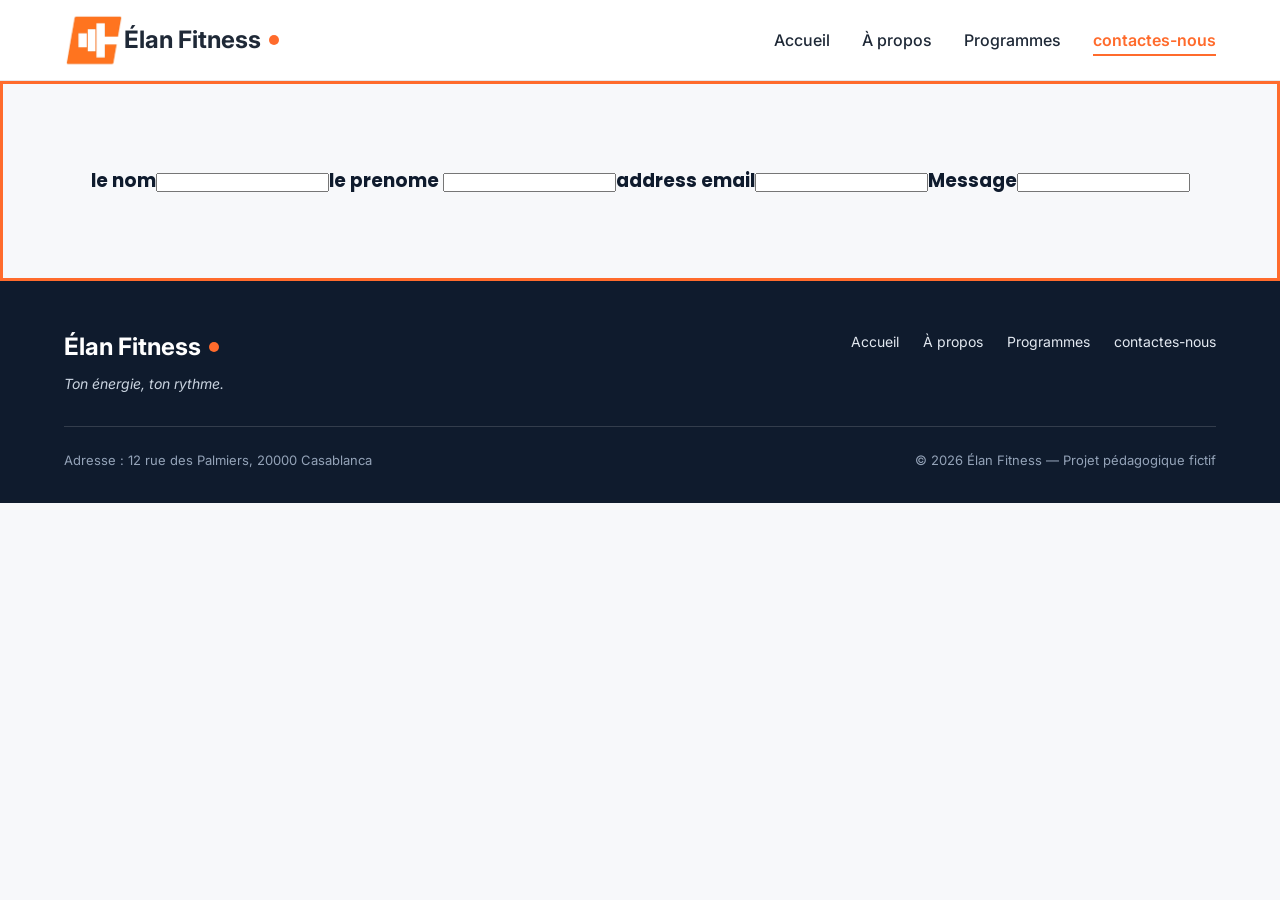
<file: elan-fitness/contacte.html>
<!DOCTYPE html>
<html lang="fr">
<head>
  <meta charset="UTF-8">
  <meta name="viewport" content="width=device-width, initial-scale=1">
  <meta name="description" content="Élan Fitness, salle de sport à Casablanca : musculation, yoga, cardio et boxe fitness avec des coachs diplômés. Réservez votre cours d'essai gratuit.">
  <title>Élan Fitness | Salle de sport à Casablanca</title>

  <link rel="preconnect" href="https://fonts.googleapis.com">
  <link rel="preconnect" href="https://fonts.gstatic.com" crossorigin>
  <link href="https://fonts.googleapis.com/css2?family=Inter:wght@400;500;600&family=Poppins:wght@600;700;800&display=swap" rel="stylesheet">

  <link rel="stylesheet" href="style.css">
</head>

 <body>

<header class="en-tete">
    <div class="conteneur en-tete-contenu">
      <a href="#aprops" class="logo"><img src="img/1-removebg-preview.png" alt="logo elan fitness">Élan Fitness</a>

      <nav aria-label="Navigation principale">
        <ul class="menu">
          <li><a href="index.html" >Accueil</a></li>
          <li><a href="aprops.html"  >À propos</a></li>
          <li><a href="programmes.html">Programmes</a></li>
          <li><a href="#contacte.html" class="lien-actif">contactes-nous</a></li>
        </ul>
      </nav>
    </div>
  </header>
  <section class="contact">
    <div class="cont">
        <p><h3>le nom<input type="email" name="email" ></h3></p>
        <p><h3>le prenome <input type="email" name="email" ></h3></p>
        <p><h3>address email<input type="email" name="email" ></h3></p>
        <p><h3>Message<input type="email" name="email" ></h3></p>
    </div>

  </section>

<footer class="pied-de-page">
    <div class="conteneur">

      <div class="pied-haut">
        <div>
          <p class="logo logo-clair">Élan Fitness</p>
          <p class="slogan">Ton énergie, ton rythme.</p>
        </div>

        <nav aria-label="Navigation du pied de page">
          <ul class="menu menu-pied">
            <li><a href="index.html">Accueil</a></li>
            <li><a href="aprops.html">À propos</a></li>
            <li><a href="programmes.html">Programmes</a></li>
            <li><a href="#contacte.html">contactes-nous</a></li>
          </ul>
        </nav>
      </div>

      <div class="pied-bas">
        <p>Adresse : 12 rue des Palmiers, 20000 Casablanca</p>
        <p>&copy; 2026 Élan Fitness — Projet pédagogique fictif</p>
      </div>

    </div>
  </footer>
    
</body>
</html>
</file>
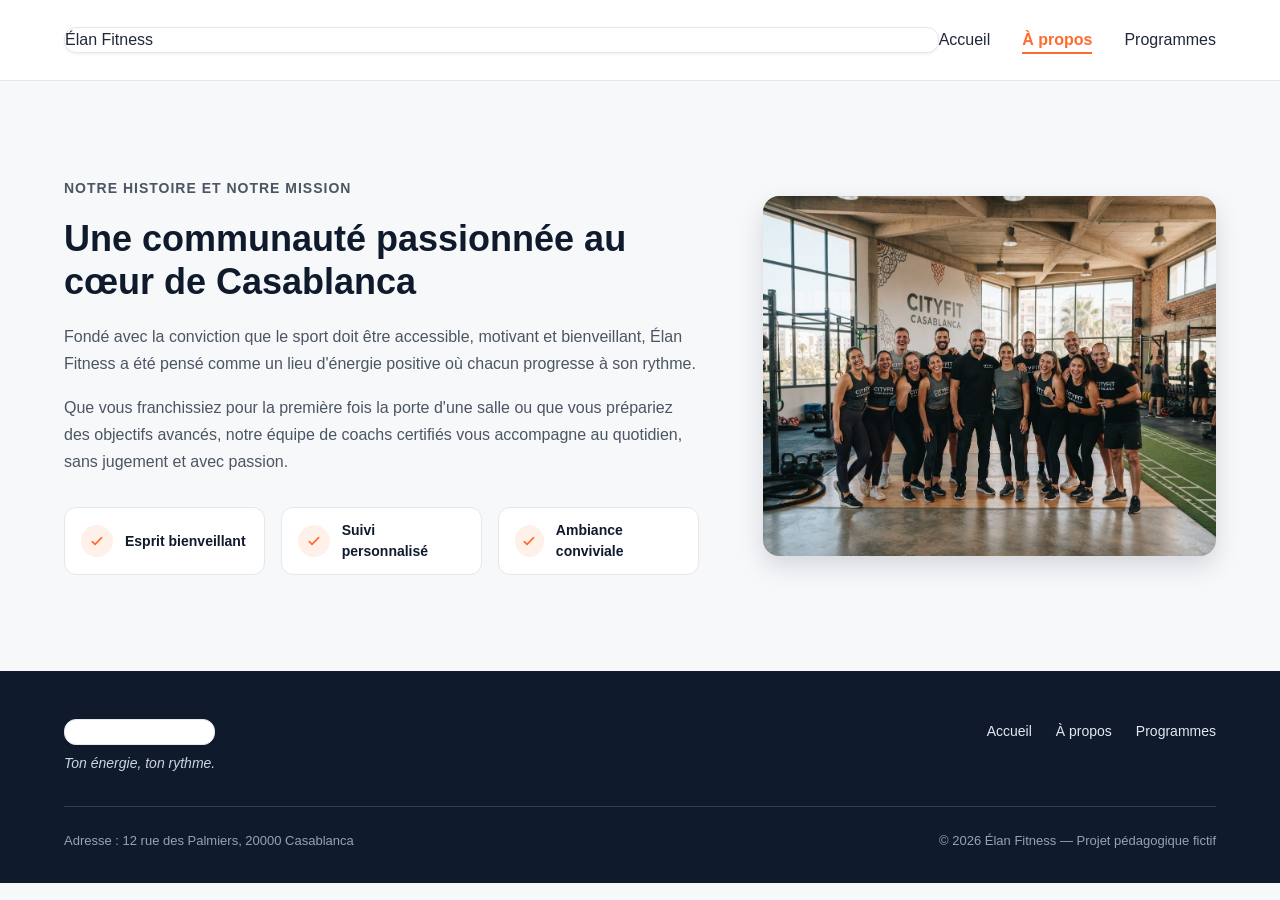
<file: Desktop/elan-fitness/aprops.html>
<!DOCTYPE html>
<html>
    <head>
        <link rel="stylesheet" href="style.css">
    </head>
    <body>

        <header class="en-tete">
    <div class="conteneur en-tete-contenu">
      <a href="#aprops" class="logo">Élan Fitness</a>

      <nav aria-label="Navigation principale">
        <ul class="menu">
          <li><a href="index.html" >Accueil</a></li>
          <li><a href="#aprops" class="lien-actif">À propos</a></li>
          <li><a href="programmes.html">Programmes</a></li>
        </ul>
      </nav>
    </div>
  </header>

        <section id="a-propos" class="section">
      <div class="conteneur apropos-contenu">

        <div class="apropos-texte">
          <p class="sur-titre">Notre histoire et notre mission</p>
          <h2>Une communauté passionnée au cœur de Casablanca</h2>
          <p>
            Fondé avec la conviction que le sport doit être accessible, motivant et bienveillant,
            Élan Fitness a été pensé comme un lieu d'énergie positive où chacun progresse à son rythme.
          </p>
          <p>
            Que vous franchissiez pour la première fois la porte d'une salle ou que vous prépariez des
            objectifs avancés, notre équipe de coachs certifiés vous accompagne au quotidien, sans
            jugement et avec passion.
          </p>

          <ul class="valeurs">
            <li class="valeur">
              <div class="icone icone-petite"><img src="img/icone-check.svg" alt=""></div>
              <span>Esprit bienveillant</span>
            </li>
            <li class="valeur">
              <div class="icone icone-petite"><img src="img/icone-check.svg" alt=""></div>
              <span>Suivi personnalisé</span>
            </li>
            <li class="valeur">
              <div class="icone icone-petite"><img src="img/icone-check.svg" alt=""></div>
              <span>Ambiance conviviale</span>
            </li>
          </ul>
        </div>

        <img class="apropos-image" src="img/equipe.jpg" alt="L'équipe de coachs d'Élan Fitness réunie dans la salle">

      </div>
    </section>
<footer class="pied-de-page">
    <div class="conteneur">

      <div class="pied-haut">
        <div>
          <p class="logo logo-clair">Élan Fitness</p>
          <p class="slogan">Ton énergie, ton rythme.</p>
        </div>

        <nav aria-label="Navigation du pied de page">
          <ul class="menu menu-pied">
            <li><a href="index.html">Accueil</a></li>
            <li><a href="#a-propos">À propos</a></li>
            <li><a href="programmes.html">Programmes</a></li>
          </ul>
        </nav>
      </div>

      <div class="pied-bas">
        <p>Adresse : 12 rue des Palmiers, 20000 Casablanca</p>
        <p>&copy; 2026 Élan Fitness — Projet pédagogique fictif</p>
      </div>

    </div>
  </footer>

    </body>
</html>
</file>
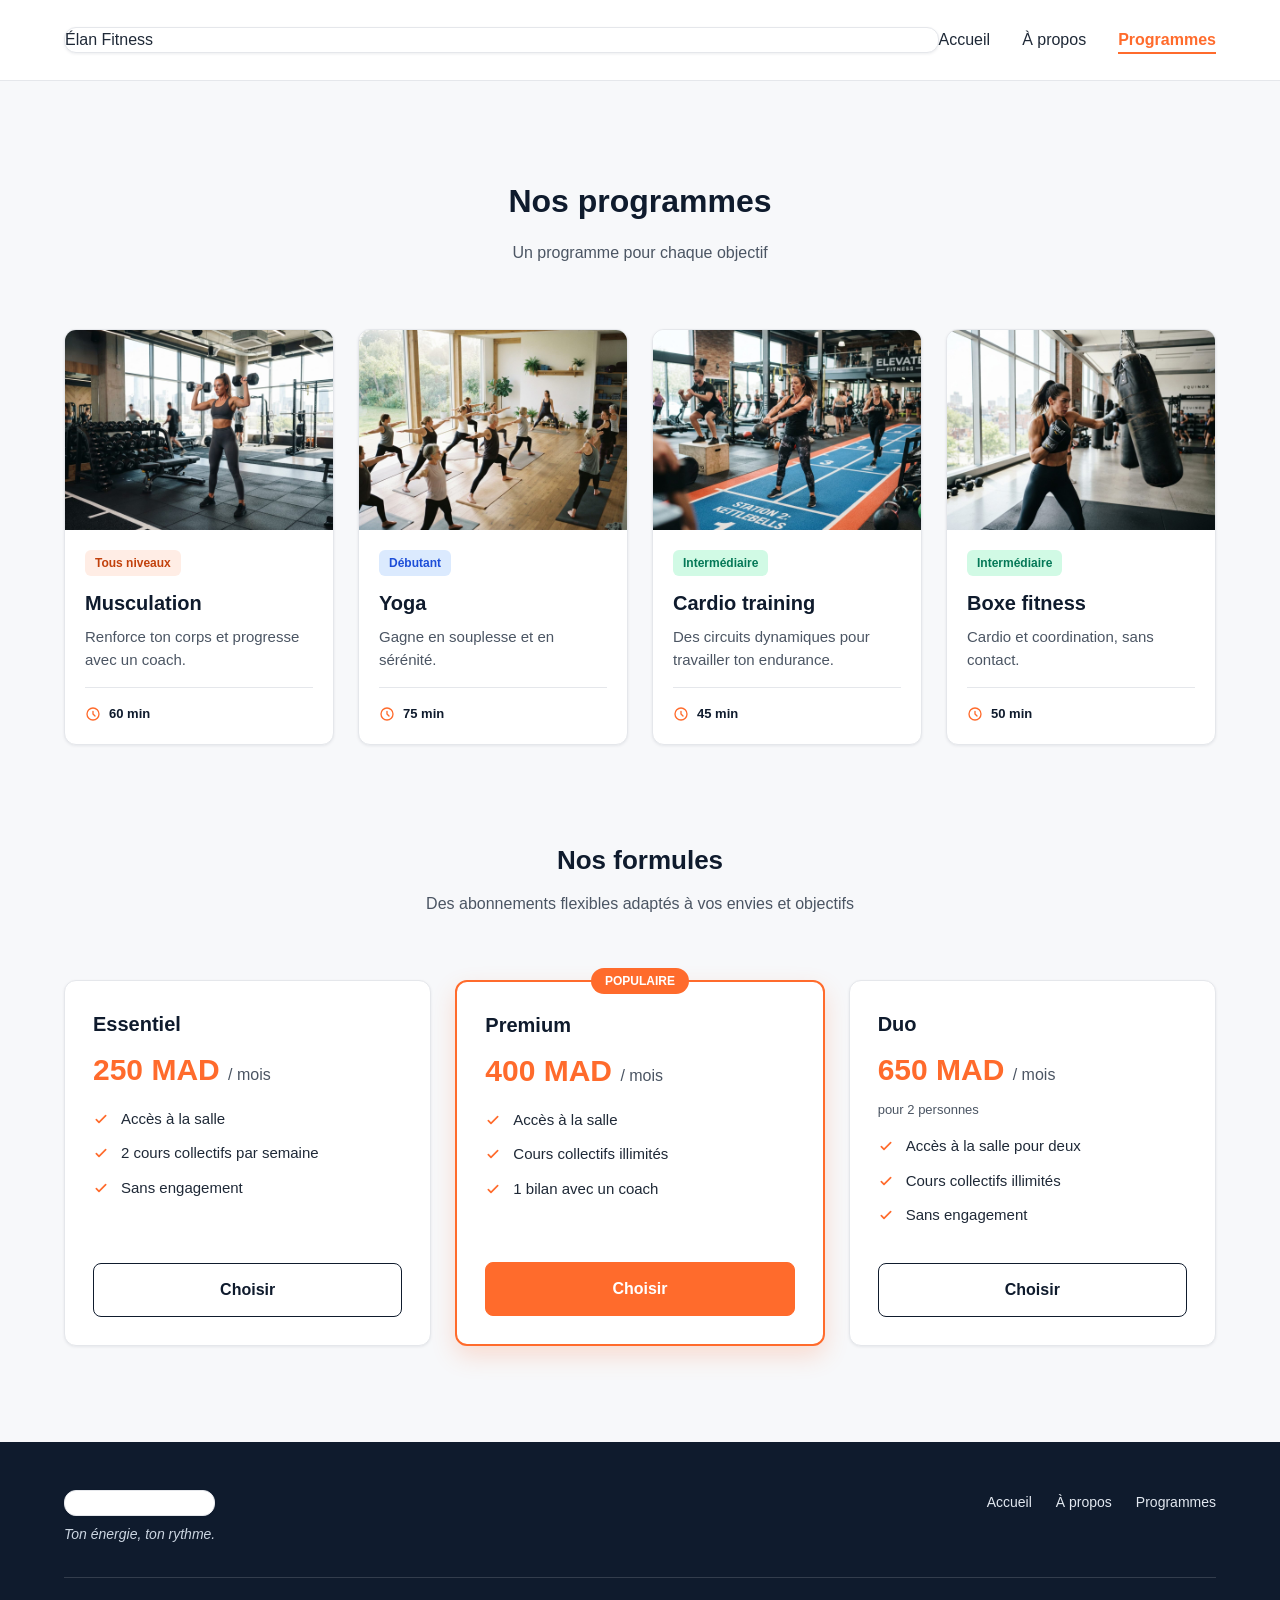
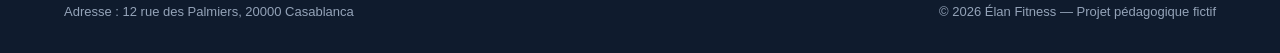
<file: Desktop/elan-fitness/programmes.html>
<!DOCTYPE html>
<html>
    <head>
        <link rel="stylesheet" href="style.css">
    </head>
    <body>

        <header class="en-tete">
    <div class="conteneur en-tete-contenu">
      <a href="#programmes" class="logo">Élan Fitness</a>

      <nav aria-label="Navigation principale">
        <ul class="menu">
          <li><a href="index.html">Accueil</a></li>
          <li><a href="aprops.html">À propos</a></li>
          <li><a href="#programmes" class="lien-actif">Programmes</a></li>
        </ul>
      </nav>
    </div>
  </header>

    <section id="programmes" class="section">
      <div class="conteneur">

        <div class="section-titre">
          <h2>Nos programmes</h2>
          <p>Un programme pour chaque objectif</p>
        </div>

        <div class="cartes">

          <article class="carte carte-programme">
            <img src="img/musculation.jpg" alt="Une sportive soulève des haltères dans l'espace musculation">
            <div class="programme-corps">
              <span class="etiquette etiquette-orange">Tous niveaux</span>
              <h3>Musculation</h3>
              <p>Renforce ton corps et progresse avec un coach.</p>
              <p class="duree"><img src="img/icone-duree.svg" alt="">60 min</p>
            </div>
          </article>

          <article class="carte carte-programme">
            <img src="img/yoga.jpg" alt="Un groupe pratique le yoga sur des tapis dans une salle lumineuse">
            <div class="programme-corps">
              <span class="etiquette etiquette-bleue">Débutant</span>
              <h3>Yoga</h3>
              <p>Gagne en souplesse et en sérénité.</p>
              <p class="duree"><img src="img/icone-duree.svg" alt="">75 min</p>
            </div>
          </article>

          <article class="carte carte-programme">
            <img src="img/cardio.jpg" alt="Des sportifs suivent un circuit de cardio training avec des kettlebells">
            <div class="programme-corps">
              <span class="etiquette etiquette-verte">Intermédiaire</span>
              <h3>Cardio training</h3>
              <p>Des circuits dynamiques pour travailler ton endurance.</p>
              <p class="duree"><img src="img/icone-duree.svg" alt="">45 min</p>
            </div>
          </article>

          <article class="carte carte-programme">
            <img src="img/boxe.jpg" alt="Une sportive frappe un sac de frappe pendant un cours de boxe fitness">
            <div class="programme-corps">
              <span class="etiquette etiquette-verte">Intermédiaire</span>
              <h3>Boxe fitness</h3>
              <p>Cardio et coordination, sans contact.</p>
              <p class="duree"><img src="img/icone-duree.svg" alt="">50 min</p>
            </div>
          </article>

        </div>

        <div class="formules">

          <div class="section-titre">
            <h3>Nos formules</h3>
            <p>Des abonnements flexibles adaptés à vos envies et objectifs</p>
          </div>

          <div class="cartes">

            <article class="carte formule">
              <h4>Essentiel</h4>
              <p class="prix">250 MAD <span>/ mois</span></p>
              <ul class="formule-liste">
                <li>Accès à la salle</li>
                <li>2 cours collectifs par semaine</li>
                <li>Sans engagement</li>
              </ul>
              <a href="#contact" class="bouton bouton-secondaire">Choisir</a>
            </article>

            <article class="carte formule formule-populaire">
              <p class="badge-populaire">Populaire</p>
              <h4>Premium</h4>
              <p class="prix">400 MAD <span>/ mois</span></p>
              <ul class="formule-liste">
                <li>Accès à la salle</li>
                <li>Cours collectifs illimités</li>
                <li>1 bilan avec un coach</li>
              </ul>
              <a href="#contact" class="bouton bouton-principal">Choisir</a>
            </article>

            <article class="carte formule">
              <h4>Duo</h4>
              <p class="prix">650 MAD <span>/ mois</span></p>
              <p class="prix-note">pour 2 personnes</p>
              <ul class="formule-liste">
                <li>Accès à la salle pour deux</li>
                <li>Cours collectifs illimités</li>
                <li>Sans engagement</li>
              </ul>
              <a href="#contact" class="bouton bouton-secondaire">Choisir</a>
            </article>

          </div>
        </div>

      </div>
    </section>
    <footer class="pied-de-page">
    <div class="conteneur">

      <div class="pied-haut">
        <div>
          <p class="logo logo-clair">Élan Fitness</p>
          <p class="slogan">Ton énergie, ton rythme.</p>
        </div>

        <nav aria-label="Navigation du pied de page">
          <ul class="menu menu-pied">
            <li><a href="index.html">Accueil</a></li>
            <li><a href="aprops.html">À propos</a></li>
            <li><a href="#programmes">Programmes</a></li>
          </ul>
        </nav>
      </div>

      <div class="pied-bas">
        <p>Adresse : 12 rue des Palmiers, 20000 Casablanca</p>
        <p>&copy; 2026 Élan Fitness — Projet pédagogique fictif</p>
      </div>

    </div>
  </footer>

    </body>
</html>
</file>
<file: style.css>
* {
  box-sizing: border-box;
  margin: 0;
  padding: 0;
}

html {
  scroll-behavior: smooth;
}

body {
  font-family: 'Inter', Arial, sans-serif;
  font-size: 16px;
  line-height: 1.5;
  color: #1F2937;
  background-color: #F7F8FA;
}

h1, h2, h3, h4 {
  font-family: 'Poppins', Arial, sans-serif;
  color: #0F1B2D;
}

a {
  color: inherit;
  text-decoration: none;
}

ul {
  list-style: none;
}

img {
  display: block;
  max-width: 100%;
}

a:focus-visible,
button:focus-visible {
  outline: 3px solid #FF6B2C;
  outline-offset: 2px;
}

.conteneur {
  width: 100%;
  max-width: 1200px;
  margin: 0 auto;
  padding: 0 24px;
}

.section {
  padding: 96px 0;
}

.section-blanche {
  background-color: #FFFFFF;
  border-top: 1px solid #E5E7EB;
  border-bottom: 1px solid #E5E7EB;
}

.section-titre {
  max-width: 640px;
  margin: 0 auto 64px;
  text-align: center;
}

.section-titre h2 {
  font-size: 32px;
  margin-bottom: 16px;
}

.section-titre h3 {
  font-size: 26px;
  margin-bottom: 12px;
}

.section-titre p {
  color: #4B5563;
}

.sur-titre {
  font-size: 14px;
  font-weight: 600;
  color: #FF6B2C;
  text-transform: uppercase;
  letter-spacing: 1px;
  margin-bottom: 12px;
}

.bouton {
  display: inline-block;
  padding: 14px 28px;
  border-radius: 8px;
  font-size: 16px;
  font-weight: 600;
  text-align: center;
  cursor: pointer;
}

.bouton-principal {
  background-color: #FF6B2C;
  border: 1px solid #FF6B2C;
  color: #FFFFFF;
}

.bouton-principal:hover {
  background-color: #F05817;
}

.bouton-secondaire {
  background-color: #FFFFFF;
  border: 1px solid #0F1B2D;
  color: #0F1B2D;
}

.bouton-secondaire:hover {
  background-color: #F3F4F6;
}

.cartes {
  display: flex;
  gap: 24px;
}

.carte {
  flex: 1;
  background-color: #FFFFFF;
  border: 1px solid #E5E7EB;
  border-radius: 12px;
  box-shadow: 0 1px 3px rgba(15, 27, 45, 0.08);
}

.icone {
  width: 48px;
  height: 48px;
  background-color: #FFF0EA;
  border-radius: 8px;
  display: flex;
  align-items: center;
  justify-content: center;
}

.icone img {
  width: 24px;
  height: 24px;
}

.icone-petite {
  width: 32px;
  height: 32px;
  border-radius: 50%;
}

.icone-petite img {
  width: 16px;
  height: 16px;
}

.en-tete {
  position: sticky;
  top: 0;
  z-index: 10;
  background-color: #FFFFFF;
  border-bottom: 1px solid #E5E7EB;
}

.en-tete-contenu {
  height: 80px;
  display: flex;
  align-items: center;
  justify-content: space-between;
}
.logo{
  display: flex;
  align-items: center;
  font-size: 24px;
  font-weight: bold;
}
.logo img {
 height: 60px;
}

.logo::after {
  content: "";
  width: 10px;
  height: 10px;
  margin-left: 8px;
  background-color: #FF6B2C;
  border-radius: 50%;
}

.menu {
  display: flex;
  gap: 32px;
}

.menu a {
  font-weight: 500;
  padding-bottom: 4px;
  border-bottom: 2px solid transparent;
}

.menu a:hover {
  color: #FF6B2C;
}

.menu .lien-actif {
  color: #FF6B2C;
  font-weight: 600;
  border-bottom-color: #FF6B2C;
}

.hero {
  padding: 64px 0 96px;
}

.hero-contenu {
  display: flex;
  align-items: center;
  gap: 32px;
}

.hero-texte {
  flex: 7;
}

.hero-texte h1 {
  font-size: 48px;
  font-weight: 800;
  line-height: 1.2;
  margin-bottom: 24px;
}

.hero-description {
  max-width: 520px;
  font-size: 18px;
  line-height: 1.6;
  color: #4B5563;
  margin-bottom: 32px;
}

.boutons {
  display: flex;
  flex-wrap: wrap;
  gap: 16px;
}

.hero-image {
  flex: 5;
  min-width: 0;
  height: 400px;
  object-fit: cover;
  border-radius: 16px;
  border: 1px solid #E5E7EB;
  box-shadow: 0 10px 25px rgba(15, 27, 45, 0.15);
}

.chiffres {
  display: flex;
  margin-top: 64px;
  padding: 32px;
  background-color: #FFFFFF;
  border: 1px solid #E5E7EB;
  border-radius: 12px;
  box-shadow: 0 1px 3px rgba(15, 27, 45, 0.08);
}

.chiffre {
  flex: 1;
  text-align: center;
  font-weight: 500;
  color: #0F1B2D;
}

.chiffre + .chiffre {
  border-left: 1px solid #E5E7EB;
}

.chiffre-nombre {
  font-family: 'Poppins', Arial, sans-serif;
  font-size: 36px;
  font-weight: 800;
  color: #FF6B2C;
}

.carte-avantage {
  padding: 24px;
  background-color: #F7F8FA;
  box-shadow: none;
}

.carte-avantage .icone {
  margin-bottom: 20px;
}

.carte-avantage h3 {
  font-size: 20px;
  margin-bottom: 8px;
}

.carte-avantage p {
  color: #4B5563;
  line-height: 1.6;
}

.apropos-contenu {
  display: flex;
  align-items: center;
  gap: 64px;
}

.apropos-texte {
  flex: 7;
}

.apropos-texte h2 {
  font-size: 36px;
  line-height: 1.2;
  margin-bottom: 20px;
}

.apropos-texte p {
  color: #4B5563;
  line-height: 1.7;
  margin-bottom: 16px;
}

.valeurs {
  display: flex;
  gap: 16px;
  margin-top: 32px;
}

.valeur {
  flex: 1;
  display: flex;
  align-items: center;
  gap: 12px;
  padding: 12px 16px;
  background-color: #FFFFFF;
  border: 1px solid #E5E7EB;
  border-radius: 12px;
  font-family: 'Poppins', Arial, sans-serif;
  font-size: 14px;
  font-weight: 600;
  color: #0F1B2D;
}

.apropos-image {
  flex: 5;
  min-width: 0;
  height: 360px;
  object-fit: cover;
  border-radius: 16px;
  box-shadow: 0 10px 25px rgba(15, 27, 45, 0.15);
}

.carte-programme {
  display: flex;
  flex-direction: column;
  overflow: hidden;
}

.carte-programme > img {
  width: 100%;
  height: 200px;
  object-fit: cover;
}

.programme-corps {
  flex: 1;
  display: flex;
  flex-direction: column;
  padding: 20px;
}

.programme-corps h3 {
  font-size: 20px;
  margin-bottom: 8px;
}

.programme-corps p {
  font-size: 15px;
  color: #4B5563;
}

.etiquette {
  align-self: flex-start;
  padding: 4px 10px;
  margin-bottom: 12px;
  border-radius: 6px;
  font-size: 12px;
  font-weight: 600;
}

.etiquette-orange {
  background-color: #FFEDE5;
  color: #C2410C;
}

.etiquette-bleue {
  background-color: #DBEAFE;
  color: #1D4ED8;
}

.etiquette-verte {
  background-color: #D1FAE5;
  color: #047857;
}

.programme-corps .duree {
  display: flex;
  align-items: center;
  gap: 8px;
  margin-top: auto;
  padding-top: 16px;
  border-top: 1px solid #E5E7EB;
  font-size: 13px;
  font-weight: 600;
  color: #0F1B2D;
}

.programme-corps h3 + p {
  margin-bottom: 16px;
}

.duree img {
  width: 16px;
  height: 16px;
}

.formules {
  margin-top: 96px;
}

.formule {
  position: relative;
  display: flex;
  flex-direction: column;
  padding: 28px;
}

.formule h4 {
  font-size: 20px;
}

.prix {
  margin: 8px 0 16px;
  font-family: 'Poppins', Arial, sans-serif;
  font-size: 30px;
  font-weight: 800;
  color: #FF6B2C;
}

.prix span {
  font-family: 'Inter', Arial, sans-serif;
  font-size: 16px;
  font-weight: 500;
  color: #4B5563;
}

.prix-note {
  margin: -8px 0 16px;
  font-size: 13px;
  color: #4B5563;
}

.formule-liste {
  flex: 1;
  margin-bottom: 24px;
}

.formule-liste li {
  padding-left: 28px;
  margin-bottom: 12px;
  font-size: 15px;
  background-image: url('img/icone-check.svg');
  background-repeat: no-repeat;
  background-position: left center;
  background-size: 16px;
}

.formule .bouton {
  display: block;
}

.formule-populaire {
  border: 2px solid #FF6B2C;
  box-shadow: 0 10px 25px rgba(255, 107, 44, 0.2);
}

.badge-populaire {
  position: absolute;
  top: -14px;
  left: 50%;
  transform: translateX(-50%);
  padding: 4px 14px;
  background-color: #FF6B2C;
  border-radius: 999px;
  font-size: 12px;
  font-weight: 700;
  text-transform: uppercase;
  color: #FFFFFF;
}

.pied-de-page {
  padding: 48px 0 32px;
  background-color: #0F1B2D;
  color: #FFFFFF;
}

.pied-haut {
  display: flex;
  justify-content: space-between;
  align-items: flex-start;
  padding-bottom: 32px;
  border-bottom: 1px solid rgba(255, 255, 255, 0.15);
}

.logo-clair {
  color: #FFFFFF;
}

.slogan {
  margin-top: 8px;
  font-size: 14px;
  font-style: italic;
  color: #CBD5E1;
}

.menu-pied {
  gap: 24px;
}

.menu-pied a {
  font-size: 14px;
  font-weight: 400;
  color: #E2E8F0;
}

.pied-bas {
  display: flex;
  justify-content: space-between;
  margin-top: 24px;
  font-size: 13px;
  color: #94A3B8;
}
</file>
<file: elan-fitness/style.css>
* {
  box-sizing: border-box;
  margin: 0;
  padding: 0;
}

html {
  scroll-behavior: smooth;
}

body {
  font-family: 'Inter', Arial, sans-serif;
  font-size: 16px;
  line-height: 1.5;
  color: #1F2937;
  background-color: #F7F8FA;
}

h1, h2, h3, h4 {
  font-family: 'Poppins', Arial, sans-serif;
  color: #0F1B2D;
}

a {
  color: inherit;
  text-decoration: none;
}

ul {
  list-style: none;
}

img {
  display: block;
  max-width: 100%;
}

a:focus-visible,
button:focus-visible {
  outline: 3px solid #FF6B2C;
  outline-offset: 2px;
}

.conteneur {
  width: 100%;
  max-width: 1200px;
  margin: 0 auto;
  padding: 0 24px;
}

.section {
  padding: 96px 0;
}

.section-blanche {
  background-color: #FFFFFF;
  border-top: 1px solid #E5E7EB;
  border-bottom: 1px solid #E5E7EB;
}

.section-titre {
  max-width: 640px;
  margin: 0 auto 64px;
  text-align: center;
}

.section-titre h2 {
  font-size: 32px;
  margin-bottom: 16px;
}

.section-titre h3 {
  font-size: 26px;
  margin-bottom: 12px;
}

.section-titre p {
  color: #4B5563;
}

.sur-titre {
  font-size: 14px;
  font-weight: 600;
  color: #FF6B2C;
  text-transform: uppercase;
  letter-spacing: 1px;
  margin-bottom: 12px;
}

.bouton {
  display: inline-block;
  padding: 14px 28px;
  border-radius: 8px;
  font-size: 16px;
  font-weight: 600;
  text-align: center;
  cursor: pointer;
}

.bouton-principal {
  background-color: #FF6B2C;
  border: 1px solid #FF6B2C;
  color: #FFFFFF;
}

.bouton-principal:hover {
  background-color: #F05817;
}

.bouton-secondaire {
  background-color: #FFFFFF;
  border: 1px solid #0F1B2D;
  color: #0F1B2D;
}

.bouton-secondaire:hover {
  background-color: #F3F4F6;
}

.cartes {
  display: flex;
  gap: 24px;
}

.carte {
  flex: 1;
  background-color: #FFFFFF;
  border: 1px solid #E5E7EB;
  border-radius: 12px;
  box-shadow: 0 1px 3px rgba(15, 27, 45, 0.08);
}

.icone {
  width: 48px;
  height: 48px;
  background-color: #FFF0EA;
  border-radius: 8px;
  display: flex;
  align-items: center;
  justify-content: center;
}

.icone img {
  width: 24px;
  height: 24px;
}

.icone-petite {
  width: 32px;
  height: 32px;
  border-radius: 50%;
}

.icone-petite img {
  width: 16px;
  height: 16px;
}

.en-tete {
  position: sticky;
  top: 0;
  z-index: 10;
  background-color: #FFFFFF;
  border-bottom: 1px solid #E5E7EB;
}

.en-tete-contenu {
  height: 80px;
  display: flex;
  align-items: center;
  justify-content: space-between;
}
.logo{
  display: flex;
  align-items: center;
  font-size: 24px;
  font-weight: bold;
}
.logo img {
 height: 60px;
}

.logo::after {
  content: "";
  width: 10px;
  height: 10px;
  margin-left: 8px;
  background-color: #FF6B2C;
  border-radius: 50%;
}

.menu {
  display: flex;
  gap: 32px;
}

.menu a {
  font-weight: 500;
  padding-bottom: 4px;
  border-bottom: 2px solid transparent;
}

.menu a:hover {
  color: #FF6B2C;
}

.menu .lien-actif {
  color: #FF6B2C;
  font-weight: 600;
  border-bottom-color: #FF6B2C;
}

.hero {
  padding: 64px 0 96px;
}

.hero-contenu {
  display: flex;
  align-items: center;
  gap: 32px;
}

.hero-texte {
  flex: 7;
}

.hero-texte h1 {
  font-size: 48px;
  font-weight: 800;
  line-height: 1.2;
  margin-bottom: 24px;
}

.hero-description {
  max-width: 520px;
  font-size: 18px;
  line-height: 1.6;
  color: #4B5563;
  margin-bottom: 32px;
}

.boutons {
  display: flex;
  flex-wrap: wrap;
  gap: 16px;
}

.hero-image {
  flex: 5;
  min-width: 0;
  height: 400px;
  object-fit: cover;
  border-radius: 16px;
  border: 1px solid #E5E7EB;
  box-shadow: 0 10px 25px rgba(15, 27, 45, 0.15);
}

.chiffres {
  display: flex;
  margin-top: 64px;
  padding: 32px;
  background-color: #FFFFFF;
  border: 1px solid #E5E7EB;
  border-radius: 12px;
  box-shadow: 0 1px 3px rgba(15, 27, 45, 0.08);
}

.chiffre {
  flex: 1;
  text-align: center;
  font-weight: 500;
  color: #0F1B2D;
}

.chiffre + .chiffre {
  border-left: 1px solid #E5E7EB;
}

.chiffre-nombre {
  font-family: 'Poppins', Arial, sans-serif;
  font-size: 36px;
  font-weight: 800;
  color: #FF6B2C;
}

.carte-avantage {
  padding: 24px;
  background-color: #F7F8FA;
  box-shadow: none;
}

.carte-avantage .icone {
  margin-bottom: 20px;
}

.carte-avantage h3 {
  font-size: 20px;
  margin-bottom: 8px;
}

.carte-avantage p {
  color: #4B5563;
  line-height: 1.6;
}

.apropos-contenu {
  display: flex;
  align-items: center;
  gap: 64px;
}

.apropos-texte {
  flex: 7;
}

.apropos-texte h2 {
  font-size: 36px;
  line-height: 1.2;
  margin-bottom: 20px;
}

.apropos-texte p {
  color: #4B5563;
  line-height: 1.7;
  margin-bottom: 16px;
}

.valeurs {
  display: flex;
  gap: 16px;
  margin-top: 32px;
}

.valeur {
  flex: 1;
  display: flex;
  align-items: center;
  gap: 12px;
  padding: 12px 16px;
  background-color: #FFFFFF;
  border: 1px solid #E5E7EB;
  border-radius: 12px;
  font-family: 'Poppins', Arial, sans-serif;
  font-size: 14px;
  font-weight: 600;
  color: #0F1B2D;
}

.apropos-image {
  flex: 5;
  min-width: 0;
  height: 360px;
  object-fit: cover;
  border-radius: 16px;
  box-shadow: 0 10px 25px rgba(15, 27, 45, 0.15);
}

.carte-programme {
  display: flex;
  flex-direction: column;
  overflow: hidden;
}

.carte-programme > img {
  width: 100%;
  height: 200px;
  object-fit: cover;
}

.programme-corps {
  flex: 1;
  display: flex;
  flex-direction: column;
  padding: 20px;
}

.programme-corps h3 {
  font-size: 20px;
  margin-bottom: 8px;
}

.programme-corps p {
  font-size: 15px;
  color: #4B5563;
}

.etiquette {
  align-self: flex-start;
  padding: 4px 10px;
  margin-bottom: 12px;
  border-radius: 6px;
  font-size: 12px;
  font-weight: 600;
}

.etiquette-orange {
  background-color: #FFEDE5;
  color: #C2410C;
}

.etiquette-bleue {
  background-color: #DBEAFE;
  color: #1D4ED8;
}

.etiquette-verte {
  background-color: #D1FAE5;
  color: #047857;
}

.programme-corps .duree {
  display: flex;
  align-items: center;
  gap: 8px;
  margin-top: auto;
  padding-top: 16px;
  border-top: 1px solid #E5E7EB;
  font-size: 13px;
  font-weight: 600;
  color: #0F1B2D;
}

.programme-corps h3 + p {
  margin-bottom: 16px;
}

.duree img {
  width: 16px;
  height: 16px;
}

.formules {
  margin-top: 96px;
}

.formule {
  position: relative;
  display: flex;
  flex-direction: column;
  padding: 28px;
}

.formule h4 {
  font-size: 20px;
}

.prix {
  margin: 8px 0 16px;
  font-family: 'Poppins', Arial, sans-serif;
  font-size: 30px;
  font-weight: 800;
  color: #FF6B2C;
}

.prix span {
  font-family: 'Inter', Arial, sans-serif;
  font-size: 16px;
  font-weight: 500;
  color: #4B5563;
}

.prix-note {
  margin: -8px 0 16px;
  font-size: 13px;
  color: #4B5563;
}

.formule-liste {
  flex: 1;
  margin-bottom: 24px;
}

.formule-liste li {
  padding-left: 28px;
  margin-bottom: 12px;
  font-size: 15px;
  background-image: url('img/icone-check.svg');
  background-repeat: no-repeat;
  background-position: left center;
  background-size: 16px;
}

.formule .bouton {
  display: block;
}

.formule-populaire {
  border: 2px solid #FF6B2C;
  box-shadow: 0 10px 25px rgba(255, 107, 44, 0.2);
}

.badge-populaire {
  position: absolute;
  top: -14px;
  left: 50%;
  transform: translateX(-50%);
  padding: 4px 14px;
  background-color: #FF6B2C;
  border-radius: 999px;
  font-size: 12px;
  font-weight: 700;
  text-transform: uppercase;
  color: #FFFFFF;
}

.pied-de-page {
  padding: 48px 0 32px;
  background-color: #0F1B2D;
  color: #FFFFFF;
}

.pied-haut {
  display: flex;
  justify-content: space-between;
  align-items: flex-start;
  padding-bottom: 32px;
  border-bottom: 1px solid rgba(255, 255, 255, 0.15);
}

.logo-clair {
  color: #FFFFFF;
}

.slogan {
  margin-top: 8px;
  font-size: 14px;
  font-style: italic;
  color: #CBD5E1;
}

.menu-pied {
  gap: 24px;
}

.menu-pied a {
  font-size: 14px;
  font-weight: 400;
  color: #E2E8F0;
}

.pied-bas {
  display: flex;
  justify-content: space-between;
  margin-top: 24px;
  font-size: 13px;
  color: #94A3B8;
}
.cont {
    display: flex;
  justify-content: center;
  align-items: center;
  height: 200px;
  border: 3px solid #FF6B2C; 
}
</file>
<file: Desktop/elan-fitness/style.css>
* {
  box-sizing: border-box;
  margin: 0;
  padding: 0;
}

html {
  scroll-behavior: smooth;
}

body {
  font-family: 'Inter', Arial, sans-serif;
  font-size: 16px;
  line-height: 1.5;
  color: #1F2937;
  background-color: #F7F8FA;
}

h1, h2, h3, h4 {
  font-family: 'Poppins', Arial, sans-serif;
  color: #0F1B2D;
}

a {
  color: inherit;
  text-decoration: none;
}

ul {
  list-style: none;
}

img {
  display: block;
  max-width: 100%;
}

a:focus-visible,
button:focus-visible {
  outline: 3px solid #FF6B2C;
  outline-offset: 2px;
}

.conteneur {
  width: 100%;
  max-width: 1200px;
  margin: 0 auto;
  padding: 0 24px;
}

.section {
  padding: 96px 0;
}

.section-blanche {
  background-color: #FFFFFF;
  border-top: 1px solid #E5E7EB;
  border-bottom: 1px solid #E5E7EB;
}

.section-titre {
  max-width: 640px;
  margin: 0 auto 64px;
  text-align: center;
}

.section-titre h2 {
  font-size: 32px;
  margin-bottom: 16px;
}

.section-titre h3 {
  font-size: 26px;
  margin-bottom: 12px;
}

.section-titre p {
  color: #4B5563;
}

.sur-titre {
  font-size: 14px;
  font-weight: 600;
  color: #FF6B2C;
  text-transform: uppercase;
  letter-spacing: 1px;
  margin-bottom: 12px;
}

.bouton {
  display: inline-block;
  padding: 14px 28px;
  border-radius: 8px;
  font-size: 16px;
  font-weight: 600;
  text-align: center;
  cursor: pointer;
}

.bouton-principal {
  background-color: #FF6B2C;
  border: 1px solid #FF6B2C;
  color: #FFFFFF;
}

.bouton-principal:hover {
  background-color: #F05817;
}

.bouton-secondaire {
  background-color: #FFFFFF;
  border: 1px solid #0F1B2D;
  color: #0F1B2D;
}

.bouton-secondaire:hover {
  background-color: #F3F4F6;
}

.cartes {
  display: flex;
  gap: 24px;
}

.carte {
  flex: 1;
  background-color: #FFFFFF;
  border: 1px solid #E5E7EB;
  border-radius: 12px;
  box-shadow: 0 1px 3px rgba(15, 27, 45, 0.08);
}

.icone {
  width: 48px;
  height: 48px;
  background-color: #FFF0EA;
  border-radius: 8px;
  display: flex;
  align-items: center;
  justify-content: center;
}

.icone img {
  width: 24px;
  height: 24px;
}

.icone-petite {
  width: 32px;
  height: 32px;
  border-radius: 50%;
}

.icone-petite img {
  width: 16px;
  height: 16px;
}

.en-tete {
  position: sticky;
  top: 0;
  z-index: 10;
  background-color: #FFFFFF;
  border-bottom: 1px solid #E5E7EB;
}

.en-tete-contenu {
  height: 80px;
  display: flex;
  align-items: center;
  justify-content: space-between;
}

.logo {
 flex: 1;
  background-color: #FFFFFF;
  border: 1px solid #E5E7EB;
  border-radius: 12px;
  box-shadow: 0 1px 3px rgba(15, 27, 45, 0.08);
}

.logo::after {
  content: "";
  width: 10px;
  height: 10px;
  margin-left: 8px;
  background-color: #FF6B2C;
  border-radius: 50%;
}

.menu {
  display: flex;
  gap: 32px;
}

.menu a {
  font-weight: 500;
  padding-bottom: 4px;
  border-bottom: 2px solid transparent;
}

.menu a:hover {
  color: #FF6B2C;
}

.menu .lien-actif {
  color: #FF6B2C;
  font-weight: 600;
  border-bottom-color: #FF6B2C;
}

.hero {
  padding: 64px 0 96px;
}

.hero-contenu {
  display: flex;
  align-items: center;
  gap: 32px;
}

.hero-texte {
  flex: 7;
}

.hero-texte h1 {
  font-size: 48px;
  font-weight: 800;
  line-height: 1.2;
  margin-bottom: 24px;
}

.hero-description {
  max-width: 520px;
  font-size: 18px;
  line-height: 1.6;
  color: #4B5563;
  margin-bottom: 32px;
}

.boutons {
  display: flex;
  flex-wrap: wrap;
  gap: 16px;
}

.hero-image {
  flex: 5;
  min-width: 0;
  height: 400px;
  object-fit: cover;
  border-radius: 16px;
  border: 1px solid #E5E7EB;
  box-shadow: 0 10px 25px rgba(15, 27, 45, 0.15);
}

.chiffres {
  display: flex;
  margin-top: 64px;
  padding: 32px;
  background-color: #FFFFFF;
  border: 1px solid #E5E7EB;
  border-radius: 12px;
  box-shadow: 0 1px 3px rgba(15, 27, 45, 0.08);
}

.chiffre {
  flex: 1;
  text-align: center;
  font-weight: 500;
  color: #0F1B2D;
}

.chiffre + .chiffre {
  border-left: 1px solid #E5E7EB;
}

.chiffre-nombre {
  font-family: 'Poppins', Arial, sans-serif;
  font-size: 36px;
  font-weight: 800;
  color: #FF6B2C;
}

.carte-avantage {
  padding: 24px;
  background-color: #F7F8FA;
  box-shadow: none;
}

.carte-avantage .icone {
  margin-bottom: 20px;
}

.carte-avantage h3 {
  font-size: 20px;
  margin-bottom: 8px;
}

.carte-avantage p {
  color: #4B5563;
  line-height: 1.6;
}

.apropos-contenu {
  display: flex;
  align-items: center;
  gap: 64px;
}

.apropos-texte {
  flex: 7;
}

.apropos-texte h2 {
  font-size: 36px;
  line-height: 1.2;
  margin-bottom: 20px;
}

.apropos-texte p {
  color: #4B5563;
  line-height: 1.7;
  margin-bottom: 16px;
}

.valeurs {
  display: flex;
  gap: 16px;
  margin-top: 32px;
}

.valeur {
  flex: 1;
  display: flex;
  align-items: center;
  gap: 12px;
  padding: 12px 16px;
  background-color: #FFFFFF;
  border: 1px solid #E5E7EB;
  border-radius: 12px;
  font-family: 'Poppins', Arial, sans-serif;
  font-size: 14px;
  font-weight: 600;
  color: #0F1B2D;
}

.apropos-image {
  flex: 5;
  min-width: 0;
  height: 360px;
  object-fit: cover;
  border-radius: 16px;
  box-shadow: 0 10px 25px rgba(15, 27, 45, 0.15);
}

.carte-programme {
  display: flex;
  flex-direction: column;
  overflow: hidden;
}

.carte-programme > img {
  width: 100%;
  height: 200px;
  object-fit: cover;
}

.programme-corps {
  flex: 1;
  display: flex;
  flex-direction: column;
  padding: 20px;
}

.programme-corps h3 {
  font-size: 20px;
  margin-bottom: 8px;
}

.programme-corps p {
  font-size: 15px;
  color: #4B5563;
}

.etiquette {
  align-self: flex-start;
  padding: 4px 10px;
  margin-bottom: 12px;
  border-radius: 6px;
  font-size: 12px;
  font-weight: 600;
}

.etiquette-orange {
  background-color: #FFEDE5;
  color: #C2410C;
}

.etiquette-bleue {
  background-color: #DBEAFE;
  color: #1D4ED8;
}

.etiquette-verte {
  background-color: #D1FAE5;
  color: #047857;
}

.programme-corps .duree {
  display: flex;
  align-items: center;
  gap: 8px;
  margin-top: auto;
  padding-top: 16px;
  border-top: 1px solid #E5E7EB;
  font-size: 13px;
  font-weight: 600;
  color: #0F1B2D;
}

.programme-corps h3 + p {
  margin-bottom: 16px;
}

.duree img {
  width: 16px;
  height: 16px;
}

.formules {
  margin-top: 96px;
}

.formule {
  position: relative;
  display: flex;
  flex-direction: column;
  padding: 28px;
}

.formule h4 {
  font-size: 20px;
}

.prix {
  margin: 8px 0 16px;
  font-family: 'Poppins', Arial, sans-serif;
  font-size: 30px;
  font-weight: 800;
  color: #FF6B2C;
}

.prix span {
  font-family: 'Inter', Arial, sans-serif;
  font-size: 16px;
  font-weight: 500;
  color: #4B5563;
}

.prix-note {
  margin: -8px 0 16px;
  font-size: 13px;
  color: #4B5563;
}

.formule-liste {
  flex: 1;
  margin-bottom: 24px;
}

.formule-liste li {
  padding-left: 28px;
  margin-bottom: 12px;
  font-size: 15px;
  background-image: url('img/icone-check.svg');
  background-repeat: no-repeat;
  background-position: left center;
  background-size: 16px;
}

.formule .bouton {
  display: block;
}

.formule-populaire {
  border: 2px solid #FF6B2C;
  box-shadow: 0 10px 25px rgba(255, 107, 44, 0.2);
}

.badge-populaire {
  position: absolute;
  top: -14px;
  left: 50%;
  transform: translateX(-50%);
  padding: 4px 14px;
  background-color: #FF6B2C;
  border-radius: 999px;
  font-size: 12px;
  font-weight: 700;
  text-transform: uppercase;
  color: #FFFFFF;
}

.pied-de-page {
  padding: 48px 0 32px;
  background-color: #0F1B2D;
  color: #FFFFFF;
}

.pied-haut {
  display: flex;
  justify-content: space-between;
  align-items: flex-start;
  padding-bottom: 32px;
  border-bottom: 1px solid rgba(255, 255, 255, 0.15);
}

.logo-clair {
  color: #FFFFFF;
}

.slogan {
  margin-top: 8px;
  font-size: 14px;
  font-style: italic;
  color: #CBD5E1;
}

.menu-pied {
  gap: 24px;
}

.menu-pied a {
  font-size: 14px;
  font-weight: 400;
  color: #E2E8F0;
}

.pied-bas {
  display: flex;
  justify-content: space-between;
  margin-top: 24px;
  font-size: 13px;
  color: #94A3B8;
}
</file>
<file: concacte.css>
.conta{
  width: 100%;
  display: flex;
  align-items: center;
  justify-content: center;
}
.cont {
  flex-direction: column;
  display: flex;
  justify-content: center;
  border: 3px solid #FF6B2C; 
  padding: 80px 130px;
  border-radius: 15px;
} 
input{
  margin-bottom: 20px;
  height: 25px;
  width: 400px;
   border-radius: 10px;
}
#messag{
  height: 60px;
  width: 400px;
}
/* label{
    height: 20px;
    width: 20px;
} */
::placeholder{
    text-align: center;
    justify-content: space-between;
   
}
button{
    height: 30px;
    width: 100px;
    background-color: #FF6B2C;
     border-radius: 10px;
}
</file>
